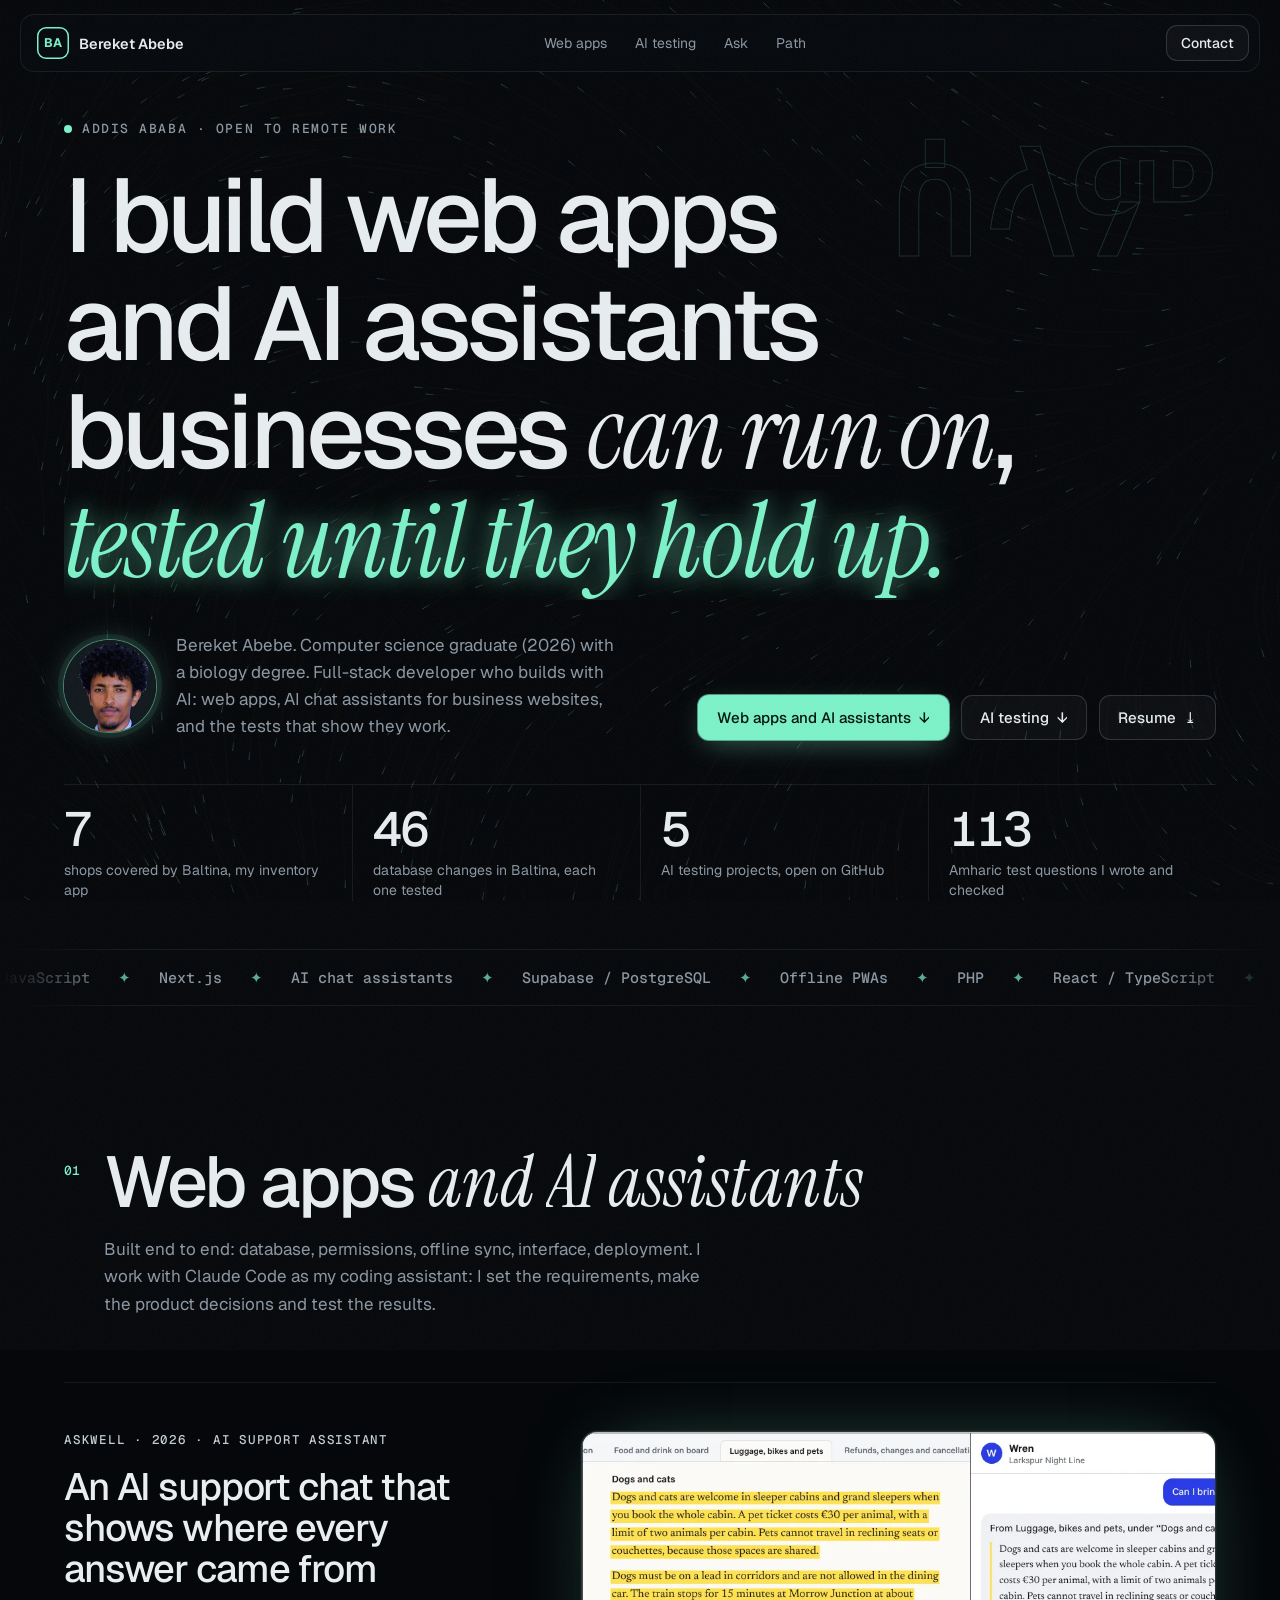
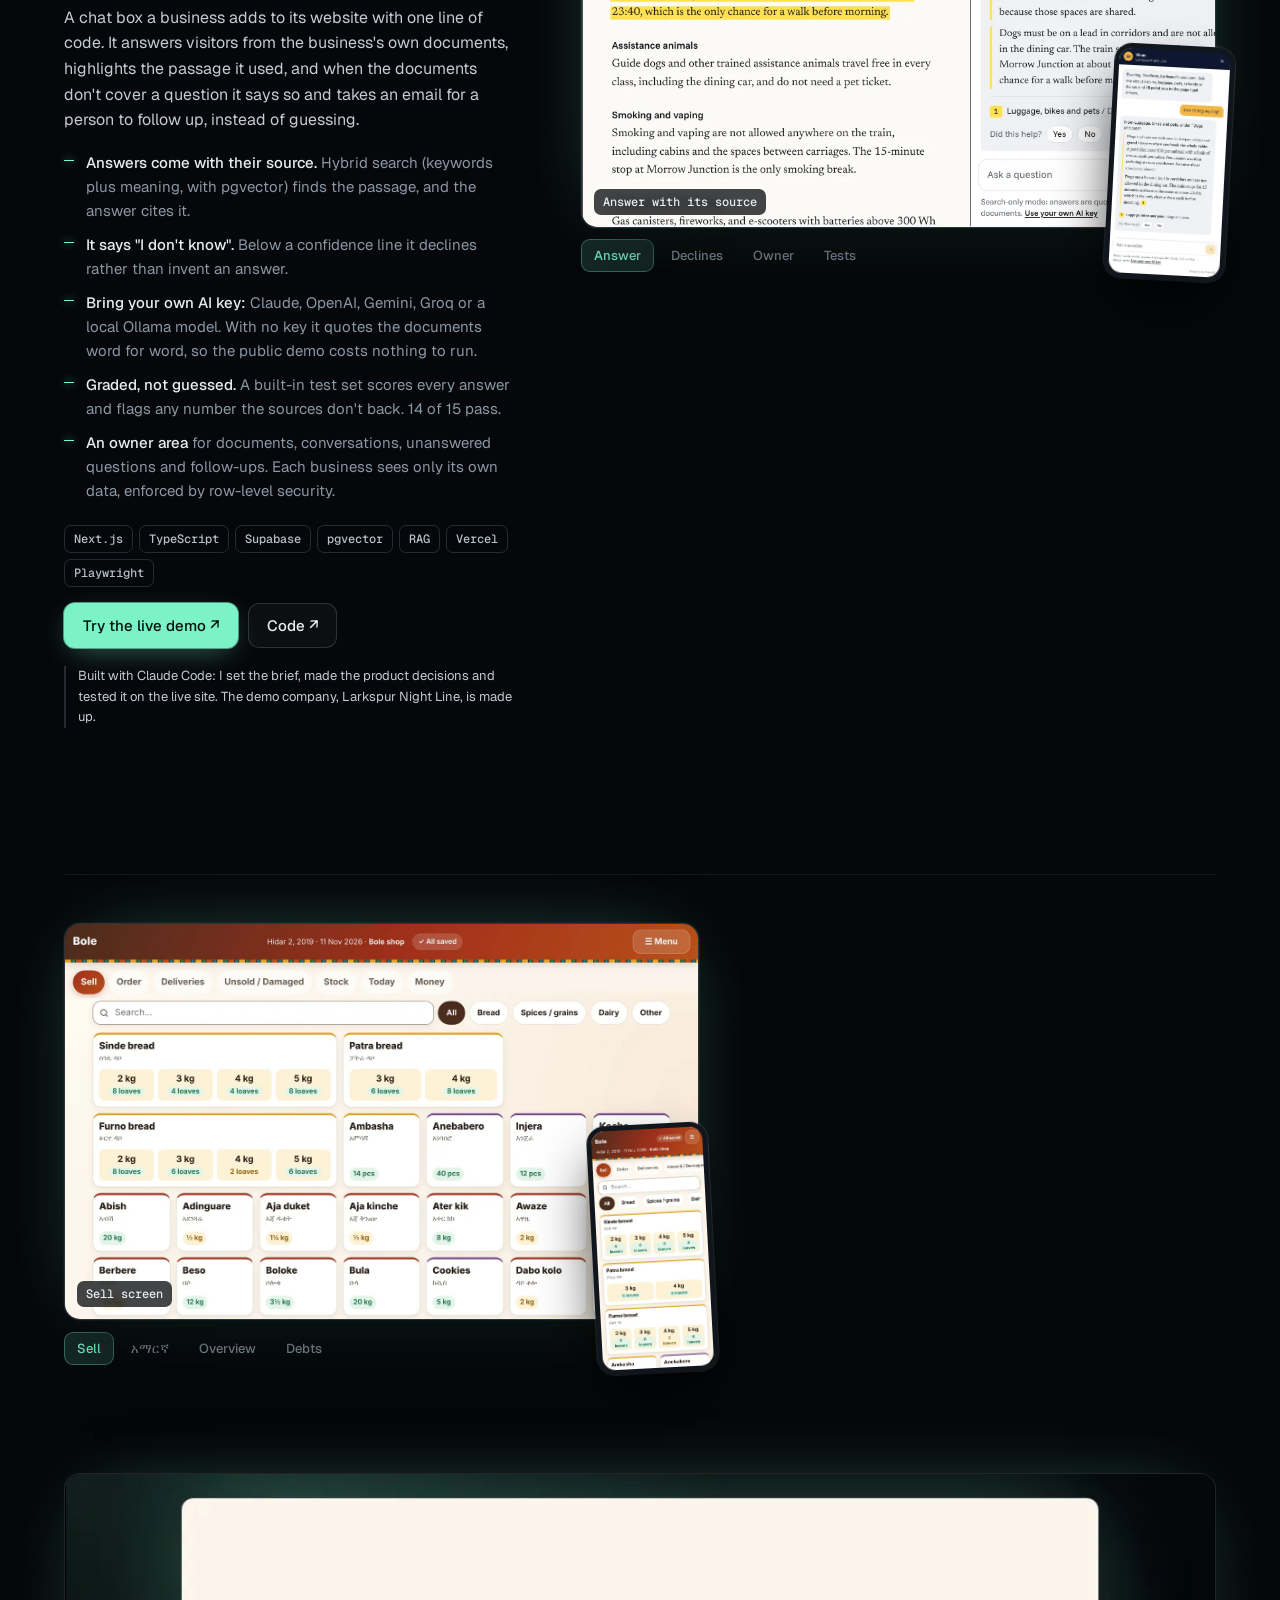
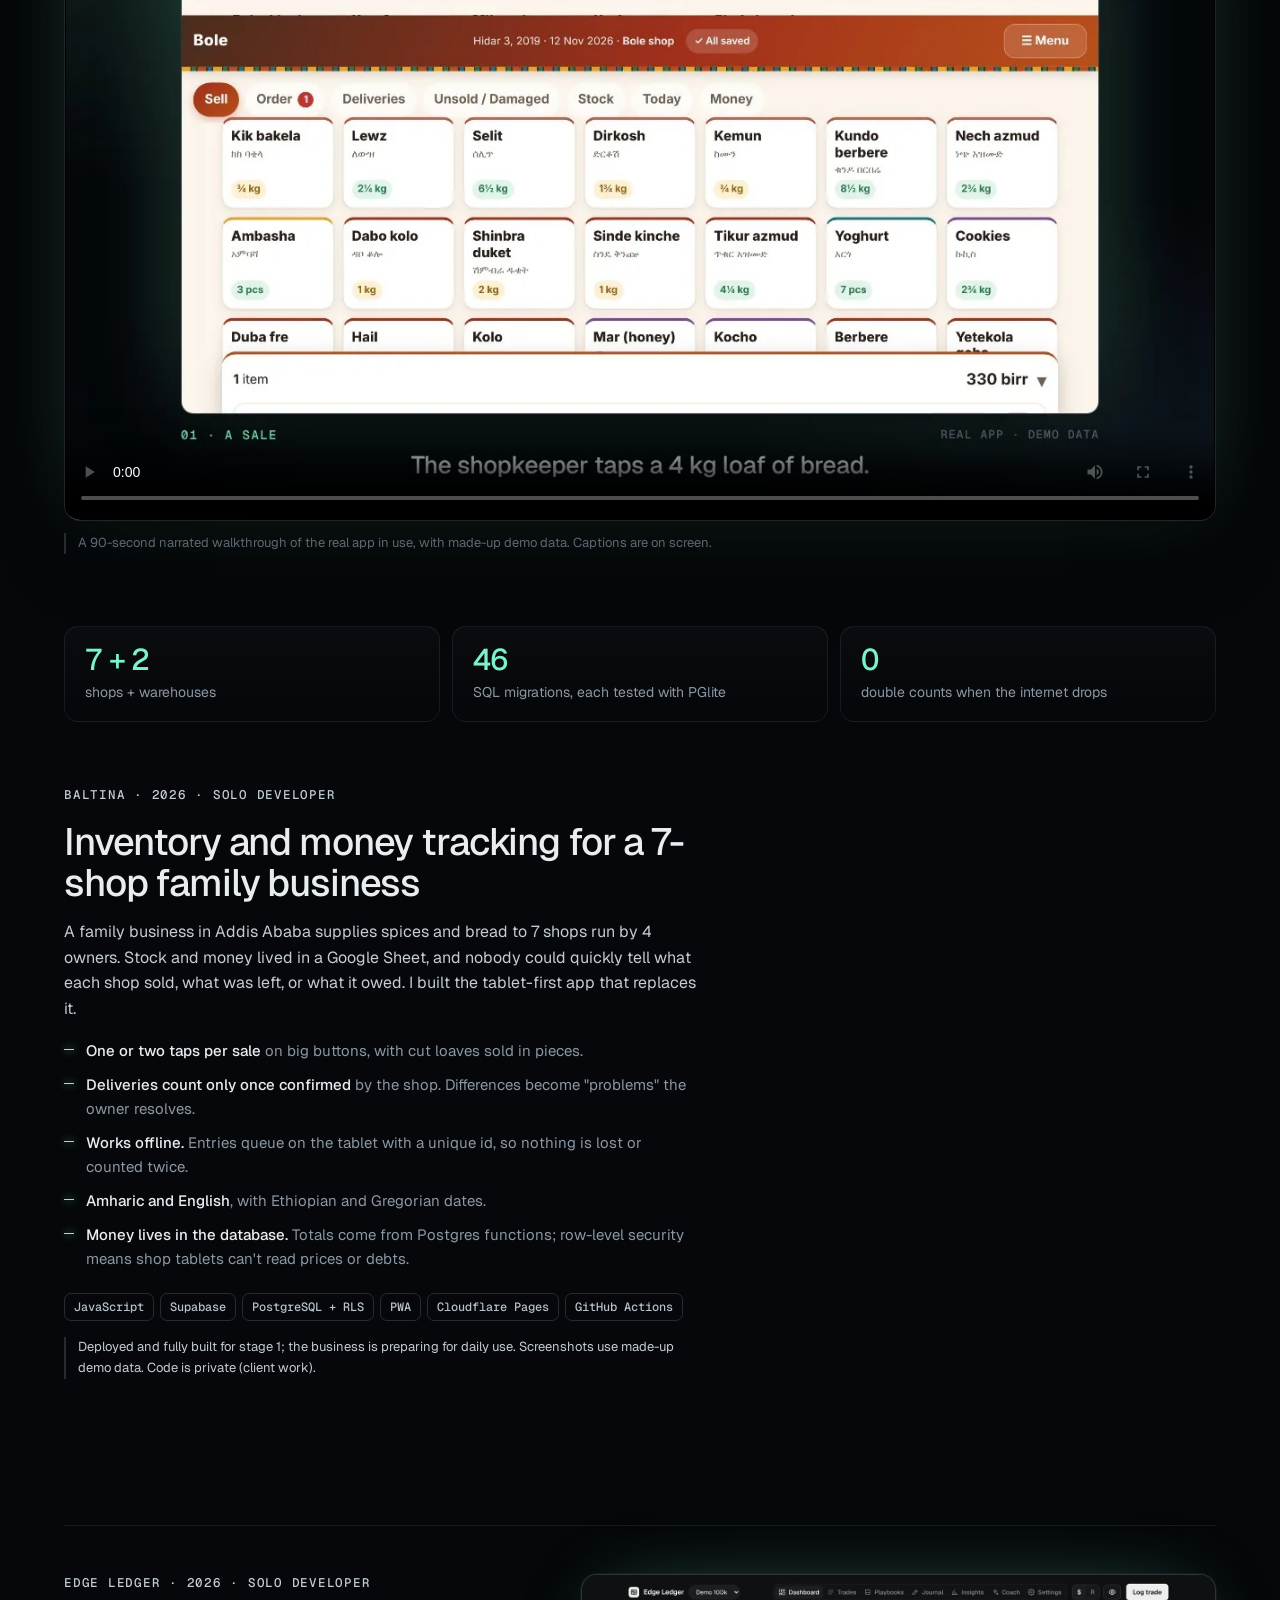
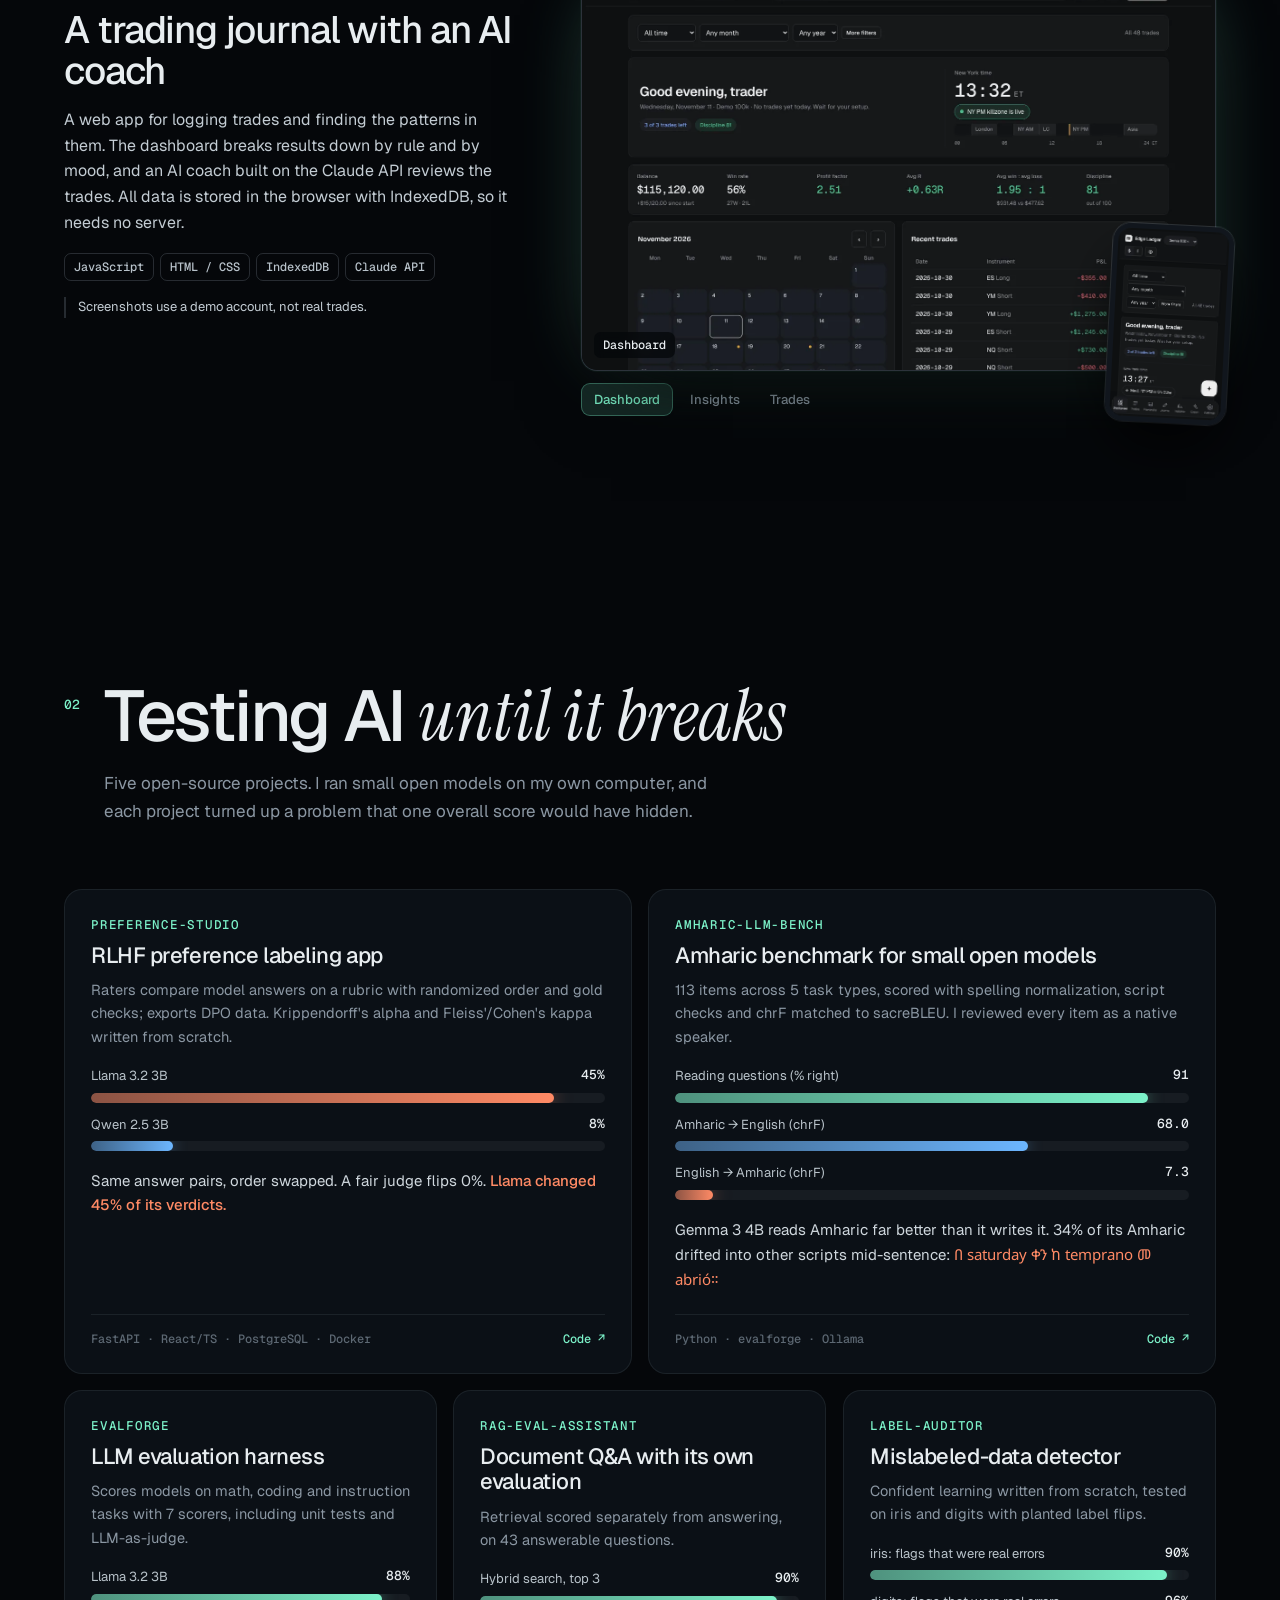
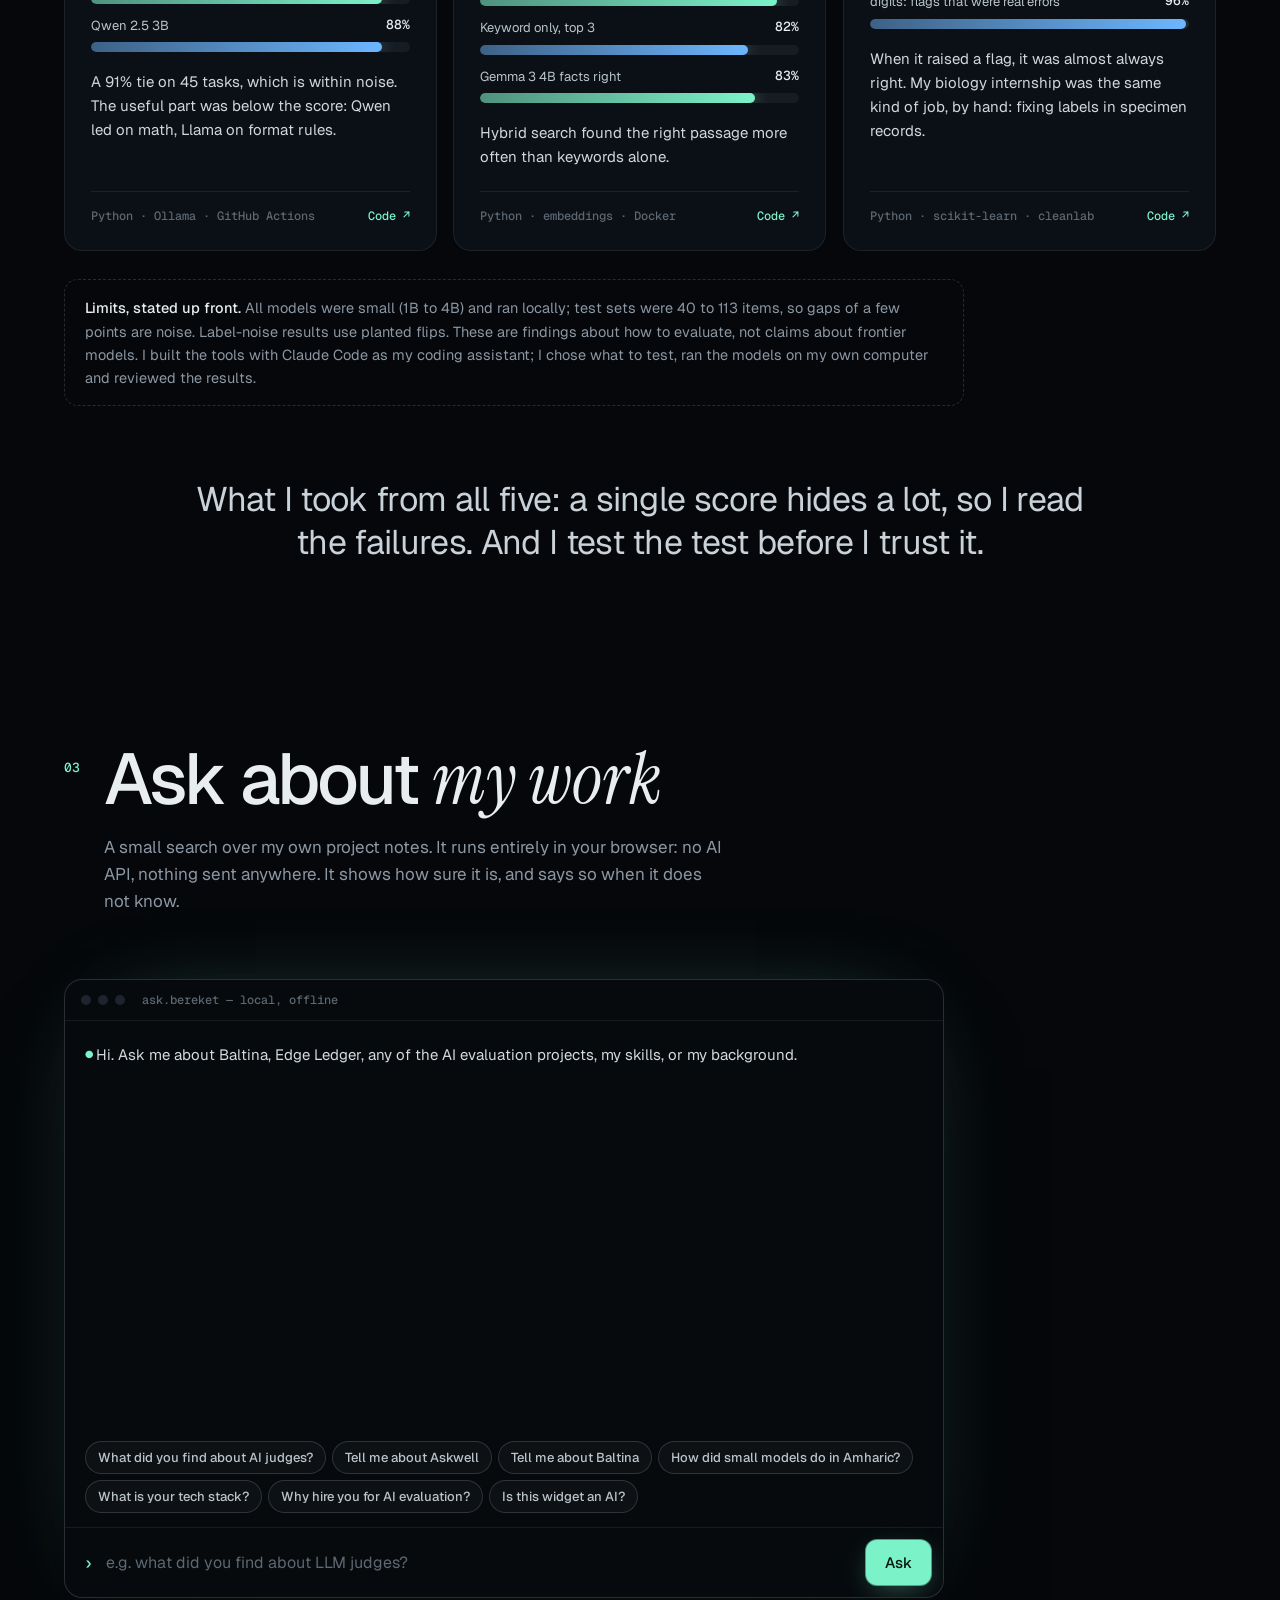
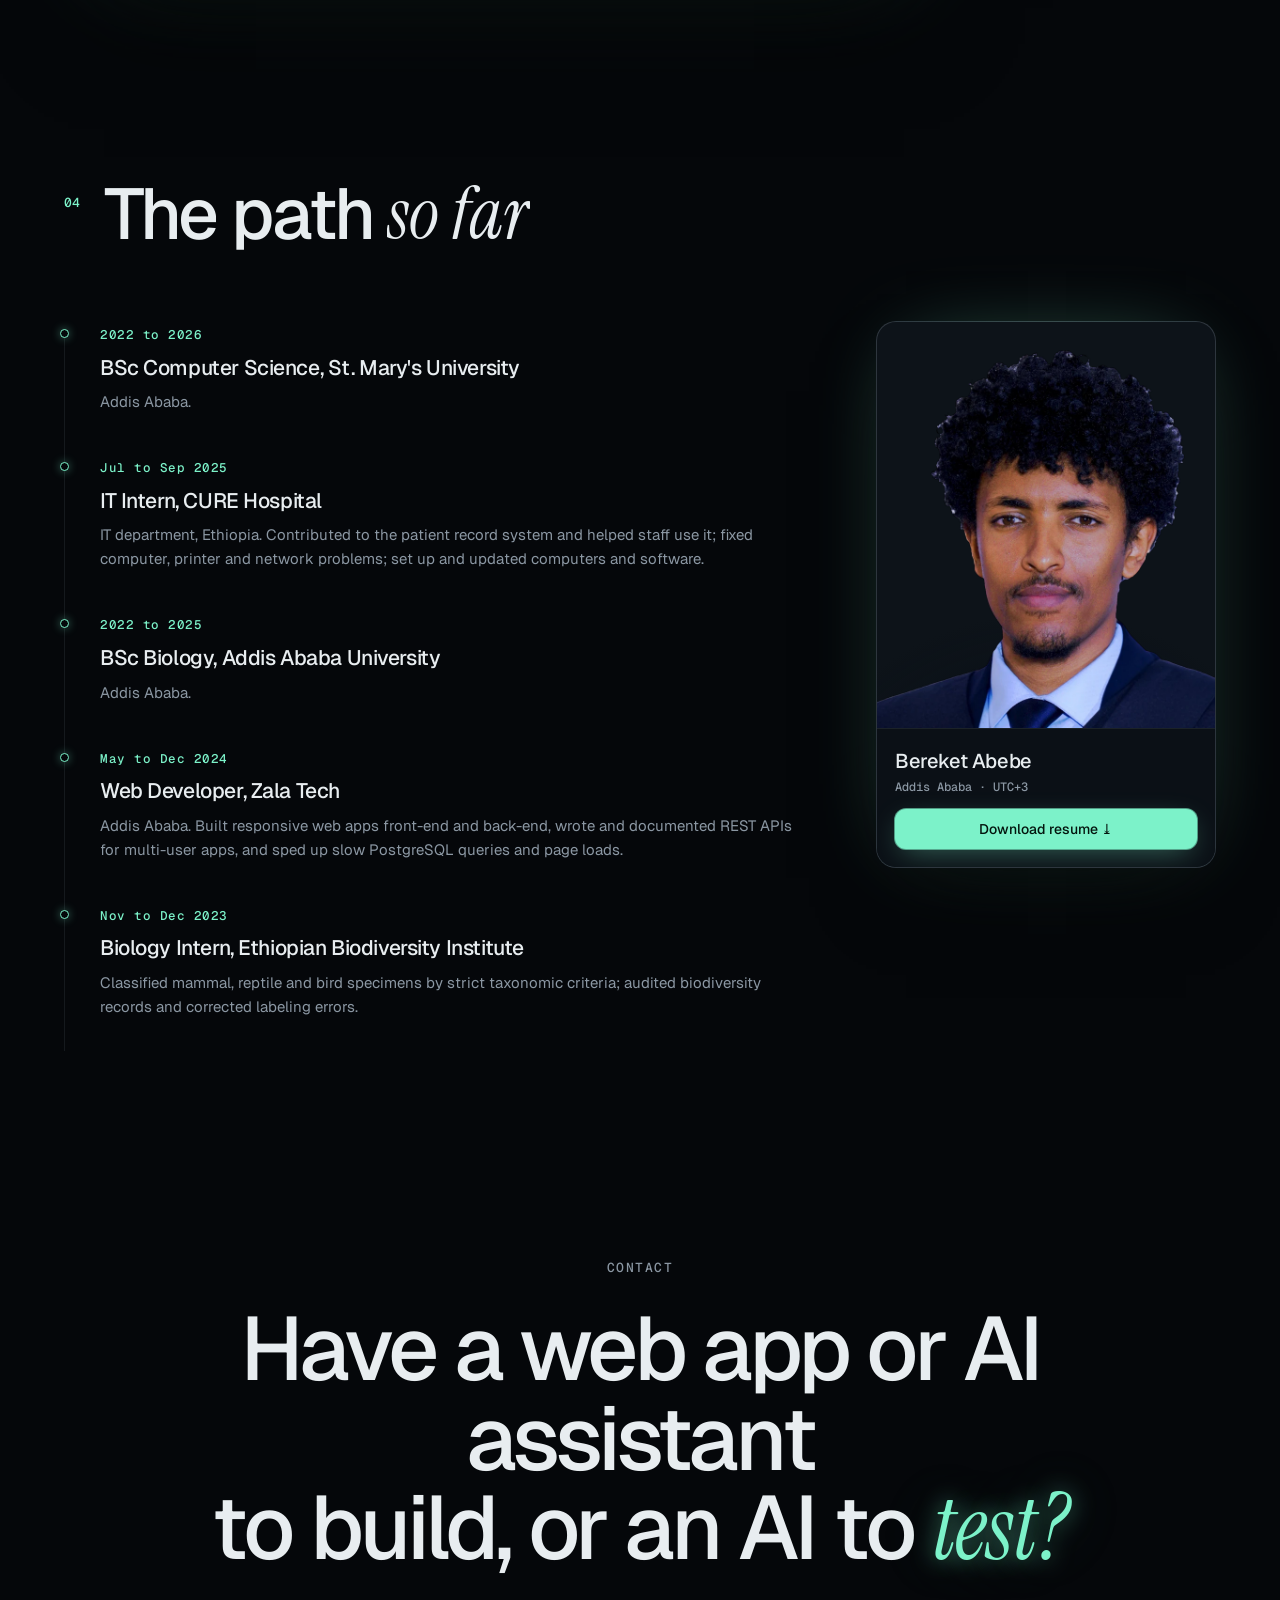
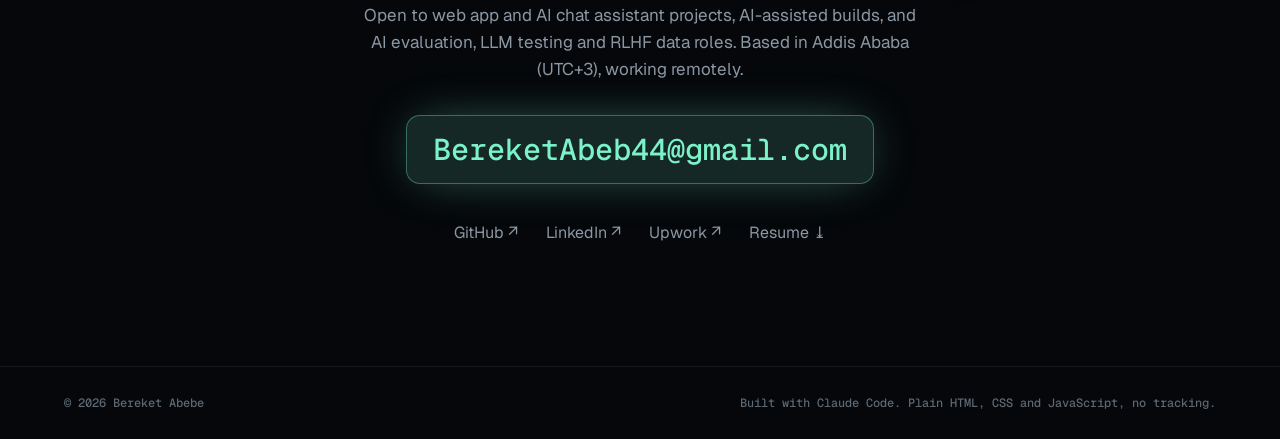
<file: index.html>
<!doctype html>
<html lang="en">
<head>
<meta charset="utf-8">
<meta name="viewport" content="width=device-width, initial-scale=1">
<title>Bereket Abebe · Web apps, AI assistants & AI testing</title>
<meta name="description" content="Bereket Abebe builds web apps and AI assistants for businesses, and tests AI models to find where they fail. Projects, results and contact.">
<meta name="theme-color" content="#05070a">
<meta property="og:title" content="Bereket Abebe · Web apps, AI assistants & AI testing">
<meta property="og:image" content="https://beki-hck.github.io/og.png">
<meta name="twitter:card" content="summary_large_image">
<meta property="og:description" content="Web apps and AI assistants that businesses run on, tested until they hold up.">
<link rel="icon" href="data:image/svg+xml,%3Csvg xmlns='http://www.w3.org/2000/svg' viewBox='0 0 64 64'%3E%3Crect width='64' height='64' rx='14' fill='%2305070a'/%3E%3Crect x='3' y='3' width='58' height='58' rx='12' fill='none' stroke='%237cf2c9' stroke-width='3'/%3E%3Ctext x='32' y='42' text-anchor='middle' font-family='Arial,Helvetica,sans-serif' font-weight='700' font-size='27' letter-spacing='-1' fill='%237cf2c9'%3EBA%3C/text%3E%3C/svg%3E">
<link rel="preconnect" href="https://fonts.googleapis.com">
<link rel="preconnect" href="https://fonts.gstatic.com" crossorigin>
<link href="https://fonts.googleapis.com/css2?family=Geist:wght@300..700&family=Geist+Mono:wght@400;500&family=Instrument+Serif:ital@0;1&family=Noto+Sans+Ethiopic:wght@400;600&display=swap" rel="stylesheet">
<link rel="stylesheet" href="styles.css?v=11">
</head>
<body>
<canvas id="ink" aria-hidden="true"></canvas>
<div class="grain" aria-hidden="true"></div>
<div class="cursor-glow" aria-hidden="true"></div>
<div class="cur-ring" aria-hidden="true"></div><div class="cur-dot" aria-hidden="true"></div>

<div class="progress" aria-hidden="true"><i id="prog"></i></div>
<header class="nav" id="nav">
  <a class="brand" href="#top" aria-label="Back to top"><span class="brand-mark">BA</span><span class="brand-name">Bereket Abebe</span></a>
  <nav class="nav-links" aria-label="Sections">
    <a href="#web">Web apps</a>
    <a href="#ai">AI testing</a>
    <a href="#ask">Ask</a>
    <a href="#path">Path</a>
  </nav>
  <a class="btn btn-ghost nav-cta" href="#contact">Contact</a>
</header>

<main id="top">
  <!-- HERO -->
  <section class="hero">
    <p class="eyebrow reveal"><span class="pulse"></span> Addis Ababa · open to remote work</p>
    <h1 class="hero-title">
      <span class="line"><span class="word">I build web apps</span></span>
      <span class="line"><span class="word">and AI assistants</span></span>
      <span class="line"><span class="word">businesses <em>can run on</em>,</span></span>
      <span class="line"><span class="word"><em class="ink">tested until they hold up.</em></span></span>
    </h1>
    <div class="hero-foot reveal">
      <div class="who"><img class="avatar" src="img/bereket-sm.webp" alt="Bereket Abebe" width="288" height="288"><p class="hero-sub">Bereket Abebe. Computer science graduate (2026) with a biology degree. Full-stack developer who builds with AI: web apps, AI chat assistants for business websites, and the tests that show they work.</p></div>
      <div class="hero-actions">
        <a class="btn btn-ink magnetic" href="#web">Web apps and AI assistants <span aria-hidden="true">↓</span></a>
        <a class="btn btn-ghost magnetic" href="#ai">AI testing <span aria-hidden="true">↓</span></a>
        <a class="btn btn-ghost magnetic" href="Bereket_Abebe_Resume.pdf" download>Resume <span aria-hidden="true">⤓</span></a>
      </div>
    </div>
    <dl class="stats reveal">
      <div><dt><span class="count" data-to="7">0</span></dt><dd>shops covered by Baltina, my inventory app</dd></div>
      <div><dt><span class="count" data-to="46">0</span></dt><dd>database changes in Baltina, each one tested</dd></div>
      <div><dt><span class="count" data-to="5">0</span></dt><dd>AI testing projects, open on GitHub</dd></div>
      <div><dt><span class="count" data-to="113">0</span></dt><dd>Amharic test questions I wrote and checked</dd></div>
    </dl>
    <div class="ge" aria-hidden="true">ሰላም</div>
  </section>

  <!-- MARQUEE -->
  <div class="marquee" aria-hidden="true">
    <div class="marquee-track">
      <span>JavaScript</span><i>✦</i><span>Next.js</span><i>✦</i><span>AI chat assistants</span><i>✦</i><span>Supabase / PostgreSQL</span><i>✦</i><span>Offline PWAs</span><i>✦</i><span>PHP</span><i>✦</i><span>React / TypeScript</span><i>✦</i><span>FastAPI</span><i>✦</i><span>Python</span><i>✦</i><span>LLM-as-judge</span><i>✦</i><span>RAG</span><i>✦</i><span>RLHF data</span><i>✦</i><span>chrF</span><i>✦</i><span>Ollama</span><i>✦</i><span>Docker</span><i>✦</i><span>GitHub Actions</span><i>✦</i>
      <span>JavaScript</span><i>✦</i><span>Next.js</span><i>✦</i><span>AI chat assistants</span><i>✦</i><span>Supabase / PostgreSQL</span><i>✦</i><span>Offline PWAs</span><i>✦</i><span>PHP</span><i>✦</i><span>React / TypeScript</span><i>✦</i><span>FastAPI</span><i>✦</i><span>Python</span><i>✦</i><span>LLM-as-judge</span><i>✦</i><span>RAG</span><i>✦</i><span>RLHF data</span><i>✦</i><span>chrF</span><i>✦</i><span>Ollama</span><i>✦</i><span>Docker</span><i>✦</i><span>GitHub Actions</span><i>✦</i>
    </div>
  </div>

  <!-- WEB -->
  <section class="section" id="web">
    <header class="section-head reveal">
      <span class="idx">01</span>
      <h2>Web apps <em>and AI assistants</em></h2>
      <p>Built end to end: database, permissions, offline sync, interface, deployment. I work with Claude Code as my coding assistant: I set the requirements, make the product decisions and test the results.</p>
    </header>

    <article class="case reveal">
      <div class="case-copy">
        <p class="kicker">Askwell · 2026 · AI support assistant</p>
        <h3>An AI support chat that shows where every answer came from</h3>
        <p>A chat box a business adds to its website with one line of code. It answers visitors from the business's own documents, highlights the passage it used, and when the documents don't cover a question it says so and takes an email for a person to follow up, instead of guessing.</p>
        <ul class="ticks">
          <li><b>Answers come with their source.</b> Hybrid search (keywords plus meaning, with pgvector) finds the passage, and the answer cites it.</li>
          <li><b>It says "I don't know".</b> Below a confidence line it declines rather than invent an answer.</li>
          <li><b>Bring your own AI key:</b> Claude, OpenAI, Gemini, Groq or a local Ollama model. With no key it quotes the documents word for word, so the public demo costs nothing to run.</li>
          <li><b>Graded, not guessed.</b> A built-in test set scores every answer and flags any number the sources don't back. 14 of 15 pass.</li>
          <li><b>An owner area</b> for documents, conversations, unanswered questions and follow-ups. Each business sees only its own data, enforced by row-level security.</li>
        </ul>
        <div class="chips"><span>Next.js</span><span>TypeScript</span><span>Supabase</span><span>pgvector</span><span>RAG</span><span>Vercel</span><span>Playwright</span></div>
        <p class="case-links"><a class="btn btn-ink magnetic" href="https://askwell-flax.vercel.app/" target="_blank" rel="noopener">Try the live demo ↗</a><a class="btn btn-ghost magnetic" href="https://github.com/Beki-hck/askwell" target="_blank" rel="noopener">Code ↗</a></p>
        <p class="note">Built with Claude Code: I set the brief, made the product decisions and tested it on the live site. The demo company, Larkspur Night Line, is made up.</p>
      </div>
      <div class="case-media">
        <div class="shots" data-shots>
          <figure class="shot is-on"><img src="img/askwell-desk.webp" alt="Askwell answering a question, with the source passage highlighted in the document beside it" loading="lazy" width="1056" height="596"><figcaption>Answer with its source</figcaption></figure>
          <figure class="shot"><img src="img/askwell-decline.webp" alt="The chat box on the demo site declining a question the documents do not cover and offering a follow-up by email" loading="lazy" width="1000" height="625"><figcaption>Declines instead of guessing</figcaption></figure>
          <figure class="shot"><img src="img/askwell-overview.webp" alt="Owner overview with questions asked, answer rate, ratings and unanswered questions" loading="lazy" width="1000" height="625"><figcaption>Owner overview</figcaption></figure>
          <figure class="shot"><img src="img/askwell-quality.webp" alt="Answer quality page with 14 of 15 test questions passed" loading="lazy" width="1000" height="625"><figcaption>Answer quality tests</figcaption></figure>
        </div>
        <div class="shot-tabs" role="tablist" aria-label="Askwell screenshots">
          <button role="tab" aria-selected="true">Answer</button><button role="tab" aria-selected="false">Declines</button><button role="tab" aria-selected="false">Owner</button><button role="tab" aria-selected="false">Tests</button>
        </div>
        <img class="phone" src="img/askwell-phone.webp" alt="Askwell chat on a phone" loading="lazy" width="420" height="855">
      </div>
    </article>

    <article class="case case-flip reveal">
      <div class="case-copy">
        <p class="kicker">Baltina · 2026 · solo developer</p>
        <h3>Inventory and money tracking for a 7-shop family business</h3>
        <p>A family business in Addis Ababa supplies spices and bread to 7 shops run by 4 owners. Stock and money lived in a Google Sheet, and nobody could quickly tell what each shop sold, what was left, or what it owed. I built the tablet-first app that replaces it.</p>
        <ul class="ticks">
          <li><b>One or two taps per sale</b> on big buttons, with cut loaves sold in pieces.</li>
          <li><b>Deliveries count only once confirmed</b> by the shop. Differences become "problems" the owner resolves.</li>
          <li><b>Works offline.</b> Entries queue on the tablet with a unique id, so nothing is lost or counted twice.</li>
          <li><b>Amharic and English</b>, with Ethiopian and Gregorian dates.</li>
          <li><b>Money lives in the database.</b> Totals come from Postgres functions; row-level security means shop tablets can't read prices or debts.</li>
        </ul>
        <div class="chips"><span>JavaScript</span><span>Supabase</span><span>PostgreSQL + RLS</span><span>PWA</span><span>Cloudflare Pages</span><span>GitHub Actions</span></div>
        <p class="note">Deployed and fully built for stage 1; the business is preparing for daily use. Screenshots use made-up demo data. Code is private (client work).</p>
      </div>
      <div class="case-media">
        <div class="shots" data-shots>
          <figure class="shot is-on"><img src="img/baltina-sell.webp" alt="Baltina sell screen with product tiles for bread and spices" loading="lazy" width="1400" height="875"><figcaption>Sell screen</figcaption></figure>
          <figure class="shot"><img src="img/baltina-sell-am.webp" alt="The same sell screen in Amharic" loading="lazy" width="1000" height="625"><figcaption>Same screen in Amharic</figcaption></figure>
          <figure class="shot"><img src="img/baltina-overview.webp" alt="Owner overview with sales, profit, money owed and waste per week" loading="lazy" width="1000" height="703"><figcaption>Owner overview</figcaption></figure>
          <figure class="shot"><img src="img/baltina-money.webp" alt="Money owed between shops and owners" loading="lazy" width="1000" height="625"><figcaption>Money owed</figcaption></figure>
        </div>
        <div class="shot-tabs" role="tablist" aria-label="Baltina screenshots">
          <button role="tab" aria-selected="true">Sell</button><button role="tab" aria-selected="false">አማርኛ</button><button role="tab" aria-selected="false">Overview</button><button role="tab" aria-selected="false">Debts</button>
        </div>
        <img class="phone" src="img/baltina-phone.webp" alt="Baltina on a phone" loading="lazy" width="420" height="908">
      </div>
      <div class="demo">
        <video id="baltinaVideo" controls preload="metadata" playsinline poster="img/baltina-video-poster.webp" src="video/baltina-walkthrough.mp4"></video>
        <p class="note">A 90-second narrated walkthrough of the real app in use, with made-up demo data. Captions are on screen.</p>
      </div>
      <dl class="mini-stats">
        <div><dt><span class="count" data-to="7">0</span> + <span class="count" data-to="2">0</span></dt><dd>shops + warehouses</dd></div>
        <div><dt><span class="count" data-to="46">0</span></dt><dd>SQL migrations, each tested with PGlite</dd></div>
        <div><dt>0</dt><dd>double counts when the internet drops</dd></div>
      </dl>
    </article>

    <article class="case reveal">
      <div class="case-copy">
        <p class="kicker">Edge Ledger · 2026 · solo developer</p>
        <h3>A trading journal with an AI coach</h3>
        <p>A web app for logging trades and finding the patterns in them. The dashboard breaks results down by rule and by mood, and an AI coach built on the Claude API reviews the trades. All data is stored in the browser with IndexedDB, so it needs no server.</p>
        <div class="chips"><span>JavaScript</span><span>HTML / CSS</span><span>IndexedDB</span><span>Claude API</span></div>
        <p class="note">Screenshots use a demo account, not real trades.</p>
      </div>
      <div class="case-media">
        <div class="shots" data-shots>
          <figure class="shot is-on"><img src="img/edge-dash.webp" alt="Edge Ledger dashboard with calendar and recent trades" loading="lazy" width="1400" height="1231"><figcaption>Dashboard</figcaption></figure>
          <figure class="shot"><img src="img/edge-insights.webp" alt="Edge Ledger insights with discipline score chart" loading="lazy" width="1000" height="619"><figcaption>Insights</figcaption></figure>
          <figure class="shot"><img src="img/edge-trades.webp" alt="Edge Ledger trade log table" loading="lazy" width="1000" height="619"><figcaption>Trade log</figcaption></figure>
        </div>
        <div class="shot-tabs" role="tablist" aria-label="Edge Ledger screenshots">
          <button role="tab" aria-selected="true">Dashboard</button><button role="tab" aria-selected="false">Insights</button><button role="tab" aria-selected="false">Trades</button>
        </div>
        <img class="phone" src="img/edge-mobile.webp" alt="Edge Ledger on a phone" loading="lazy" width="420" height="715">
      </div>
    </article>
  </section>

  <!-- AI -->
  <section class="section" id="ai">
    <header class="section-head reveal">
      <span class="idx">02</span>
      <h2>Testing AI <em>until it breaks</em></h2>
      <p>Five open-source projects. I ran small open models on my own computer, and each project turned up a problem that one overall score would have hidden.</p>
    </header>

    <div class="evals">
      <article class="eval reveal" data-tilt>
        <header><p class="kicker">evalforge</p><h3>LLM evaluation harness</h3></header>
        <p>Scores models on math, coding and instruction tasks with 7 scorers, including unit tests and LLM-as-judge.</p>
        <div class="chart" data-chart="bars" data-max="100" data-unit="%"
             data-rows='[["Llama 3.2 3B",91],["Qwen 2.5 3B",91]]'></div>
        <p class="finding">A 91% tie on 45 tasks, which is within noise. The useful part was below the score: Qwen led on math, Llama on format rules.</p>
        <footer><span>Python · Ollama · GitHub Actions</span><a href="https://github.com/Beki-hck/evalforge" target="_blank" rel="noopener">Code ↗</a></footer>
      </article>

      <article class="eval eval-wide reveal" data-tilt>
        <header><p class="kicker">preference-studio</p><h3>RLHF preference labeling app</h3></header>
        <p>Raters compare model answers on a rubric with randomized order and gold checks; exports DPO data. Krippendorff's alpha and Fleiss'/Cohen's kappa written from scratch.</p>
        <div class="chart" data-chart="bars" data-max="50" data-unit="%" data-hot="0"
             data-rows='[["Llama 3.2 3B",45],["Qwen 2.5 3B",8]]'></div>
        <p class="finding">Same answer pairs, order swapped. A fair judge flips 0%. <b>Llama changed 45% of its verdicts.</b></p>
        <footer><span>FastAPI · React/TS · PostgreSQL · Docker</span><a href="https://github.com/Beki-hck/preference-studio" target="_blank" rel="noopener">Code ↗</a></footer>
      </article>

      <article class="eval eval-wide reveal" data-tilt>
        <header><p class="kicker">amharic-llm-bench</p><h3>Amharic benchmark for small open models</h3></header>
        <p>113 items across 5 task types, scored with spelling normalization, script checks and chrF matched to sacreBLEU. I reviewed every item as a native speaker.</p>
        <div class="chart" data-chart="bars" data-max="100" data-hot="2"
             data-rows='[["Reading questions (% right)",92],["Amharic → English (chrF)",68.7],["English → Amharic (chrF)",7.4]]'></div>
        <p class="finding">Gemma 3 4B reads Amharic far better than it writes it. 34% of its Amharic drifted into other scripts mid-sentence: <span class="am">በ saturday ቀን ከ temprano መ abrió።</span></p>
        <footer><span>Python · evalforge · Ollama</span><a href="https://github.com/Beki-hck/amharic-llm-bench" target="_blank" rel="noopener">Code ↗</a></footer>
      </article>

      <article class="eval reveal" data-tilt>
        <header><p class="kicker">rag-eval-assistant</p><h3>Document Q&A with its own evaluation</h3></header>
        <p>Retrieval scored separately from answering, on 43 answerable questions.</p>
        <div class="chart" data-chart="bars" data-max="100" data-unit="%"
             data-rows='[["Hybrid search, top 3",93],["Keyword only, top 3",84],["Gemma 3 4B facts right",86]]'></div>
        <p class="finding">Hybrid search found the right passage more often than keywords alone.</p>
        <footer><span>Python · embeddings · Docker</span><a href="https://github.com/Beki-hck/rag-eval-assistant" target="_blank" rel="noopener">Code ↗</a></footer>
      </article>

      <article class="eval reveal" data-tilt>
        <header><p class="kicker">label-auditor</p><h3>Mislabeled-data detector</h3></header>
        <p>Confident learning written from scratch, tested on iris and digits with planted label flips.</p>
        <div class="chart" data-chart="bars" data-max="100" data-unit="%"
             data-rows='[["iris: flags that were real errors",93],["digits: flags that were real errors",99]]'></div>
        <p class="finding">When it raised a flag, it was almost always right. My biology internship was the same kind of job, by hand: fixing labels in specimen records.</p>
        <footer><span>Python · scikit-learn · cleanlab</span><a href="https://github.com/Beki-hck/label-auditor" target="_blank" rel="noopener">Code ↗</a></footer>
      </article>
    </div>
    <p class="limits reveal"><b>Limits, stated up front.</b> All models were small (1B to 4B) and ran locally; test sets were 40 to 113 items, so gaps of a few points are noise. Label-noise results use planted flips. These are findings about how to evaluate, not claims about frontier models. I built the tools with Claude Code as my coding assistant; I chose what to test, ran the models on my own computer and reviewed the results.</p>
    <p class="lesson reveal">What I took from all five: a single score hides a lot, so I read the failures. And I test the test before I trust it.</p>
  </section>

  <!-- ASK -->
  <section class="section" id="ask">
    <header class="section-head reveal">
      <span class="idx">03</span>
      <h2>Ask about <em>my work</em></h2>
      <p>A small search over my own project notes. It runs entirely in your browser: no AI API, nothing sent anywhere. It shows how sure it is, and says so when it does not know.</p>
    </header>
    <div class="term reveal">
      <div class="term-bar"><i></i><i></i><i></i><span>ask.bereket — local, offline</span></div>
      <div class="term-log" id="askLog" aria-live="polite">
        <div class="msg bot"><p>Hi. Ask me about Baltina, Edge Ledger, any of the AI evaluation projects, my skills, or my background.</p></div>
      </div>
      <div class="term-chips" id="askChips"></div>
      <form class="term-input" id="askForm" autocomplete="off">
        <span class="prompt" aria-hidden="true">›</span>
        <label class="sr" for="askQ">Your question</label>
        <input id="askQ" placeholder="e.g. what did you find about LLM judges?" maxlength="200">
        <button class="btn btn-ink" type="submit">Ask</button>
      </form>
    </div>
  </section>

  <!-- PATH -->
  <section class="section" id="path">
    <header class="section-head reveal">
      <span class="idx">04</span>
      <h2>The path <em>so far</em></h2>
    </header>
    <div class="path-grid">
    <ol class="timeline">
      <li class="reveal"><time>2022 to 2026</time><h3>BSc Computer Science, St. Mary's University</h3><p>Addis Ababa.</p></li>
      <li class="reveal"><time>Jul to Sep 2025</time><h3>IT Intern, CURE Hospital</h3><p>IT department, Ethiopia. Contributed to the patient record system and helped staff use it; fixed computer, printer and network problems; set up and updated computers and software.</p></li>
      <li class="reveal"><time>2022 to 2025</time><h3>BSc Biology, Addis Ababa University</h3><p>Addis Ababa.</p></li>
      <li class="reveal"><time>May to Dec 2024</time><h3>Web Developer, Zala Tech</h3><p>Addis Ababa. Built responsive web apps front-end and back-end, wrote and documented REST APIs for multi-user apps, and sped up slow PostgreSQL queries and page loads.</p></li>
      <li class="reveal"><time>Nov to Dec 2023</time><h3>Biology Intern, Ethiopian Biodiversity Institute</h3><p>Classified mammal, reptile and bird specimens by strict taxonomic criteria; audited biodiversity records and corrected labeling errors.</p></li>
    </ol>
    <figure class="portrait reveal">
      <img src="img/bereket-cut.webp" alt="Portrait of Bereket Abebe" loading="lazy" width="720" height="864">
      <figcaption><b>Bereket Abebe</b><span>Addis Ababa · UTC+3</span><a class="btn btn-ink" href="Bereket_Abebe_Resume.pdf" download>Download resume ⤓</a></figcaption>
    </figure>
    </div>
  </section>

  <!-- CONTACT -->
  <section class="contact" id="contact">
    <p class="eyebrow reveal">Contact</p>
    <h2 class="reveal">Have a web app or AI assistant <br>to build, or an AI to <em class="ink">test?</em></h2>
    <p class="want reveal">Open to web app and AI chat assistant projects, AI-assisted builds, and AI evaluation, LLM testing and RLHF data roles. Based in Addis Ababa (UTC+3), working remotely.</p>
    <a class="mail reveal magnetic" href="mailto:BereketAbeb44@gmail.com">BereketAbeb44@gmail.com</a>
    <div class="links reveal">
      <a href="https://github.com/Beki-hck" target="_blank" rel="noopener">GitHub ↗</a>
      <a href="https://www.linkedin.com/in/bereket-abebe-a76248169" target="_blank" rel="noopener">LinkedIn ↗</a>
      <a href="https://www.upwork.com/freelancers/~010bbc25fb030e2d61" target="_blank" rel="noopener">Upwork ↗</a>
      <a href="Bereket_Abebe_Resume.pdf" download>Resume ⤓</a>
    </div>
  </section>
</main>

<footer class="foot">
  <span>© 2026 Bereket Abebe</span>
  <span>Built with Claude Code. Plain HTML, CSS and JavaScript, no tracking.</span>
</footer>

<script src="ask-data.js?v=11"></script>
<script src="main.js?v=11"></script>
</body>
</html>
</file>
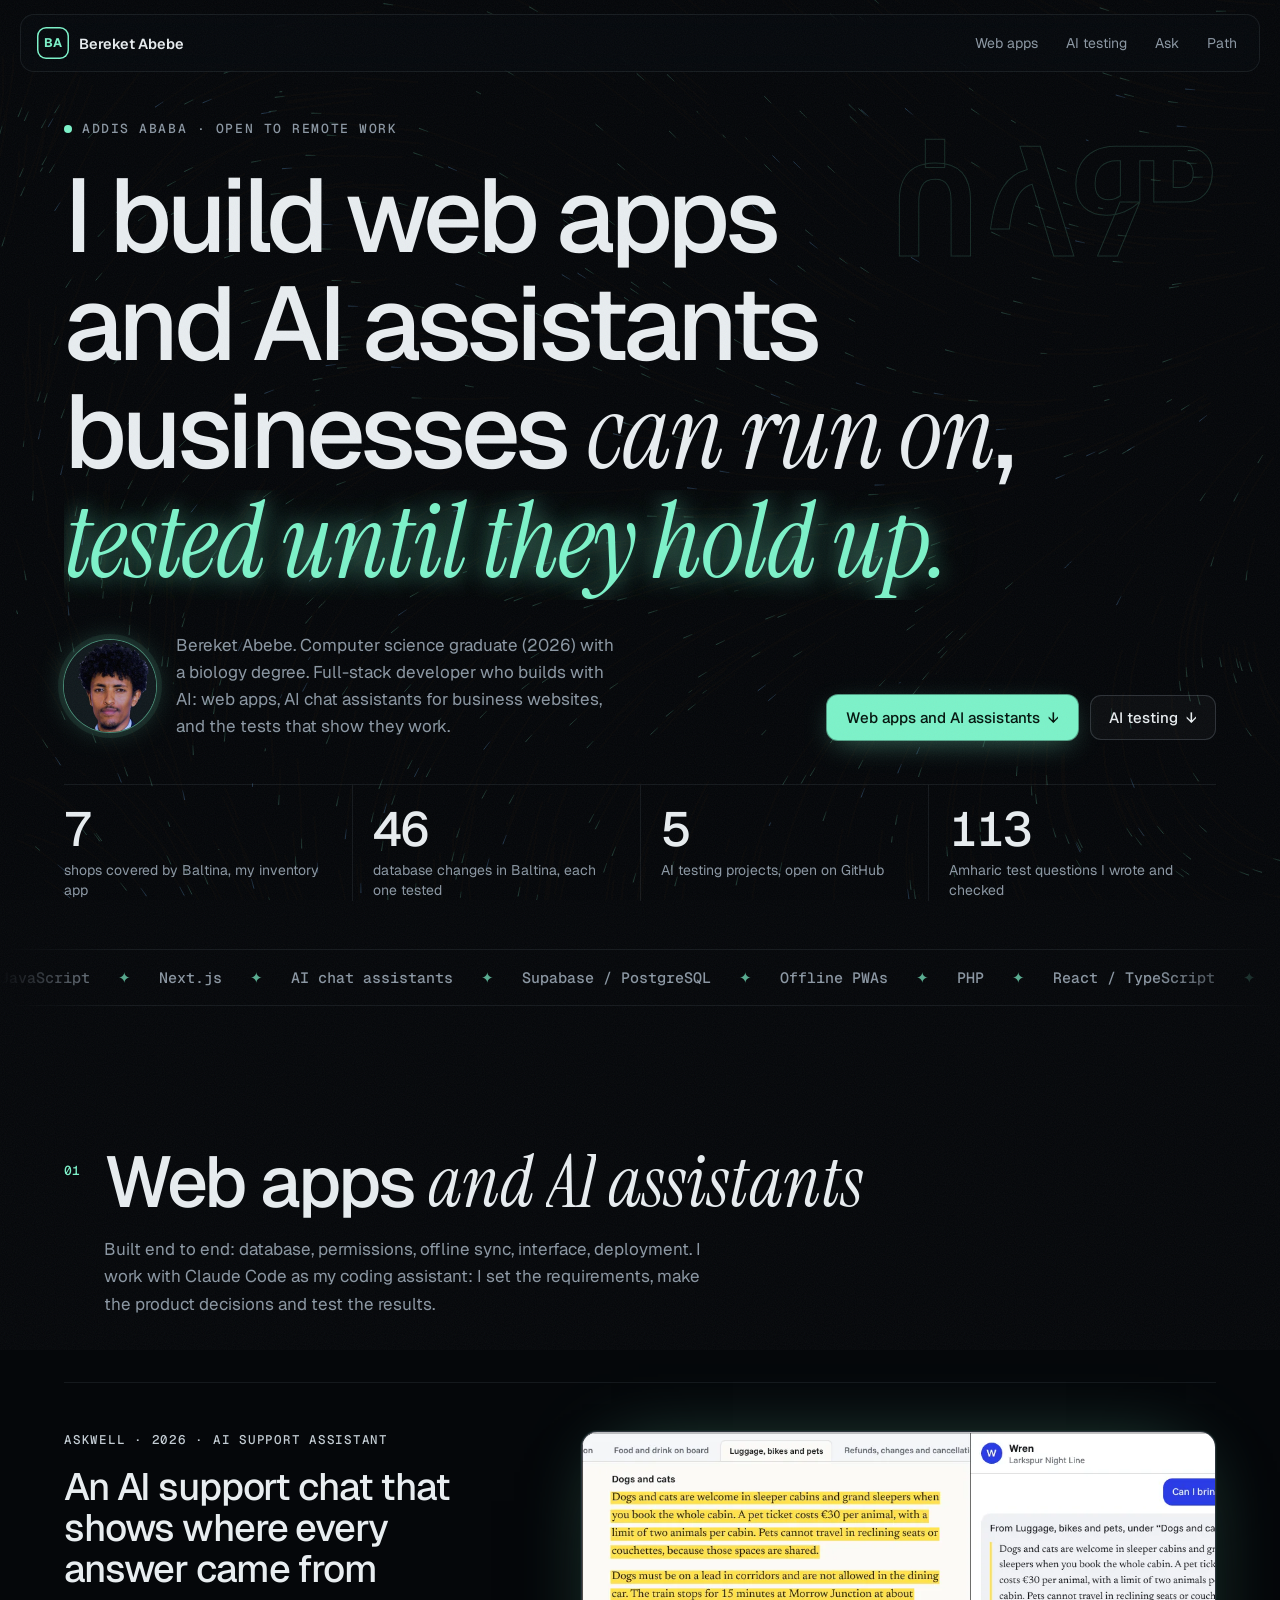
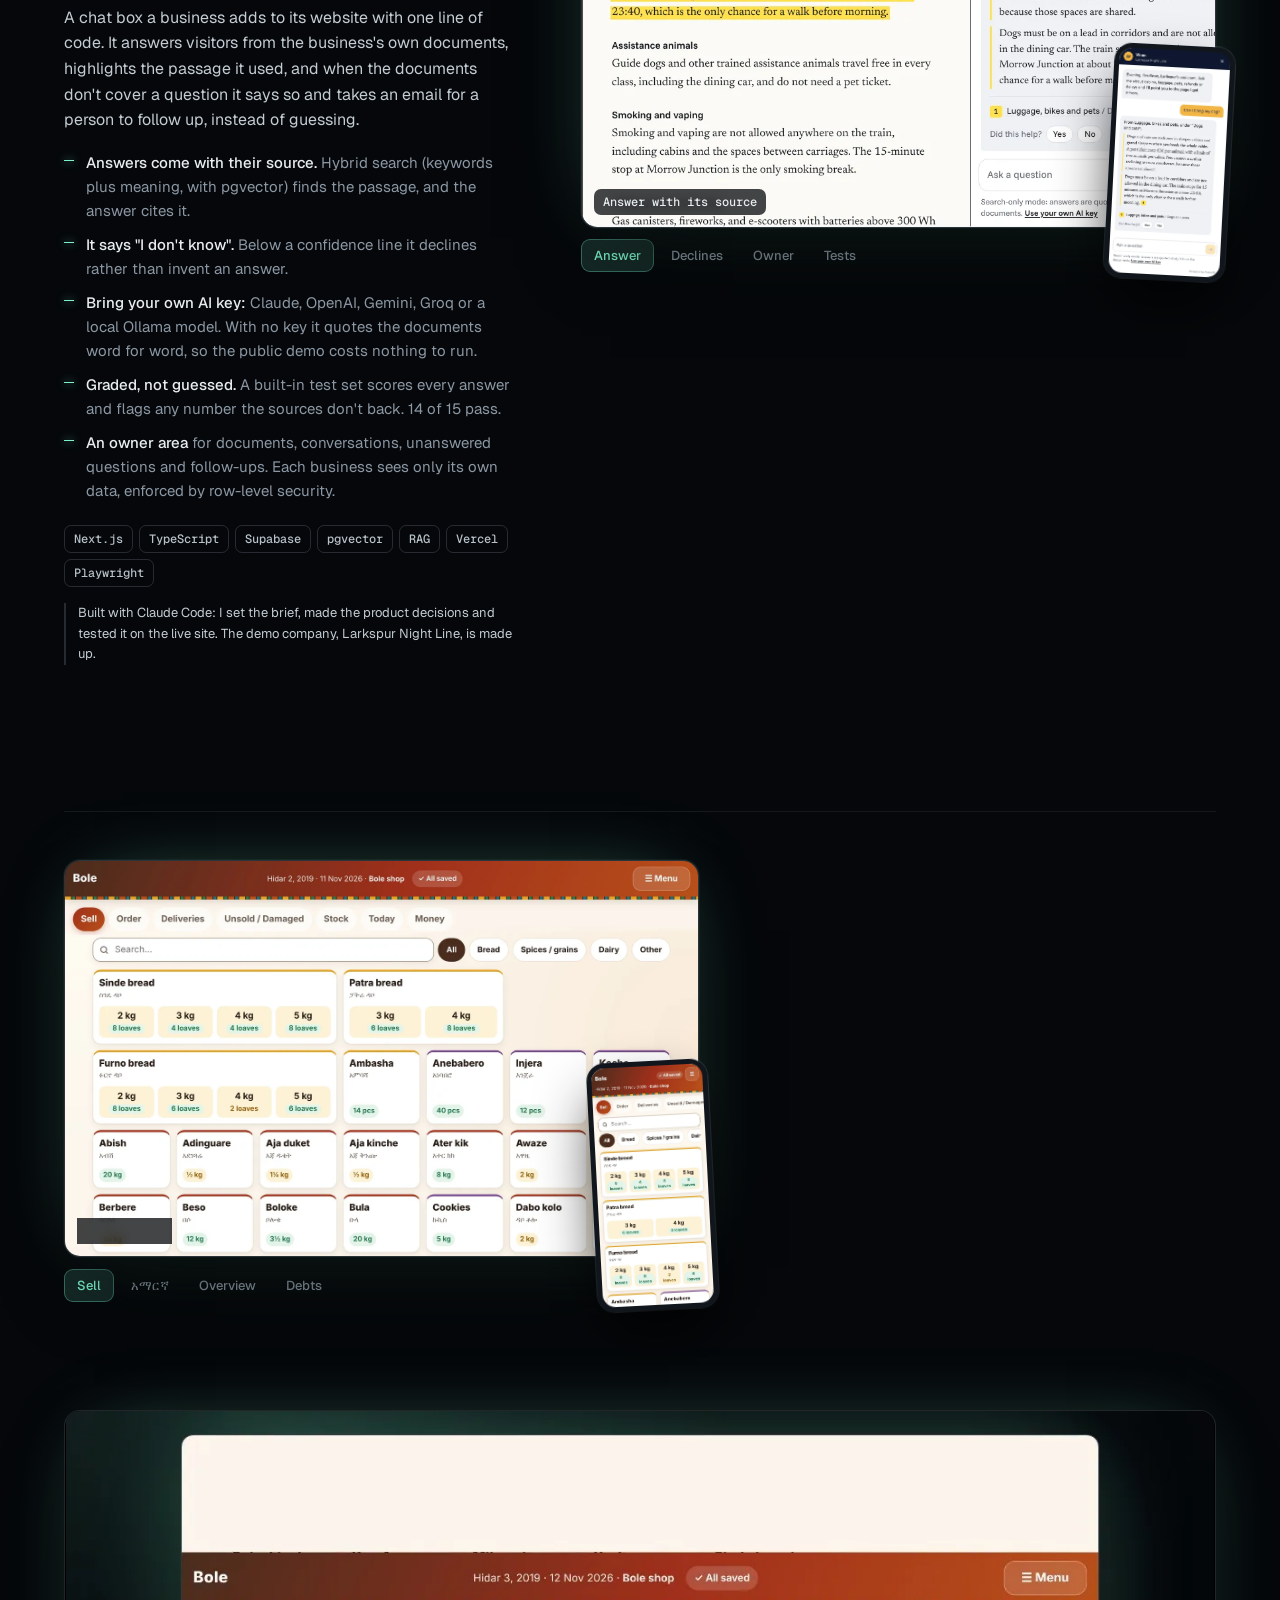
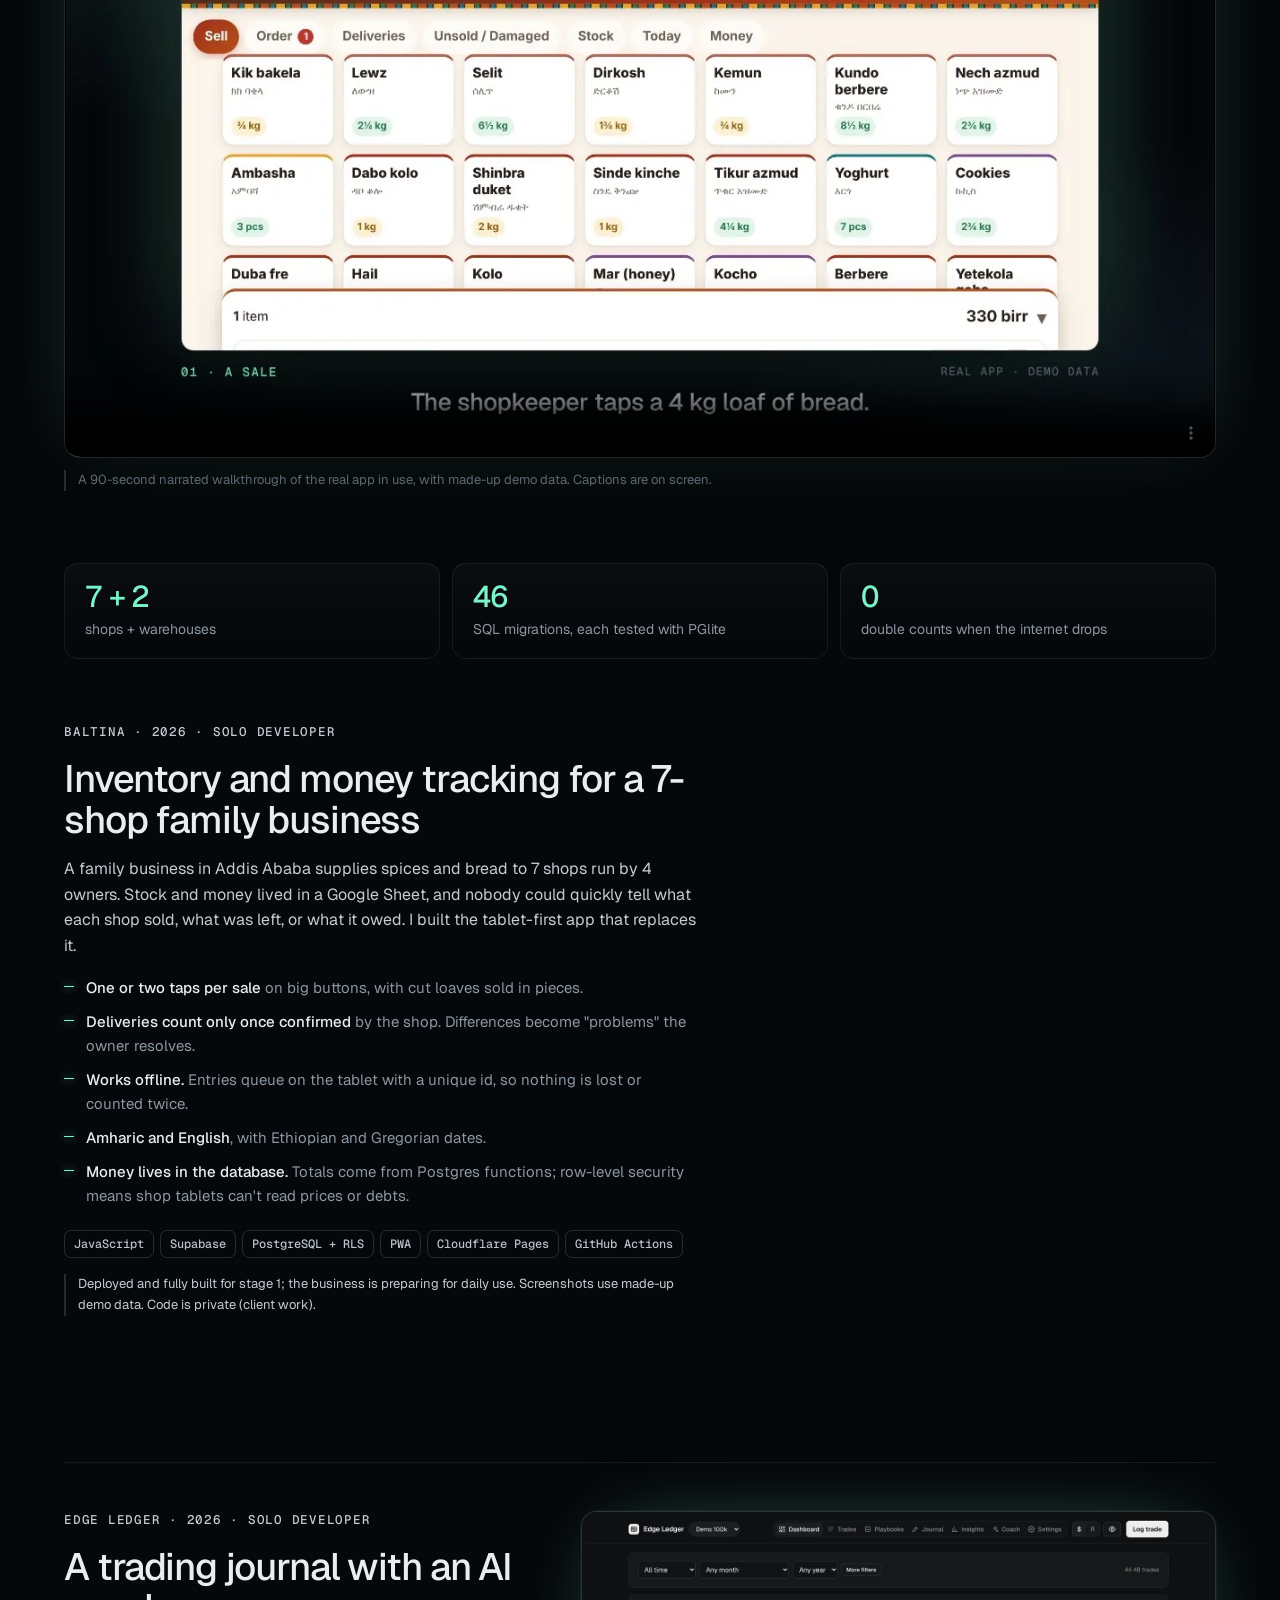
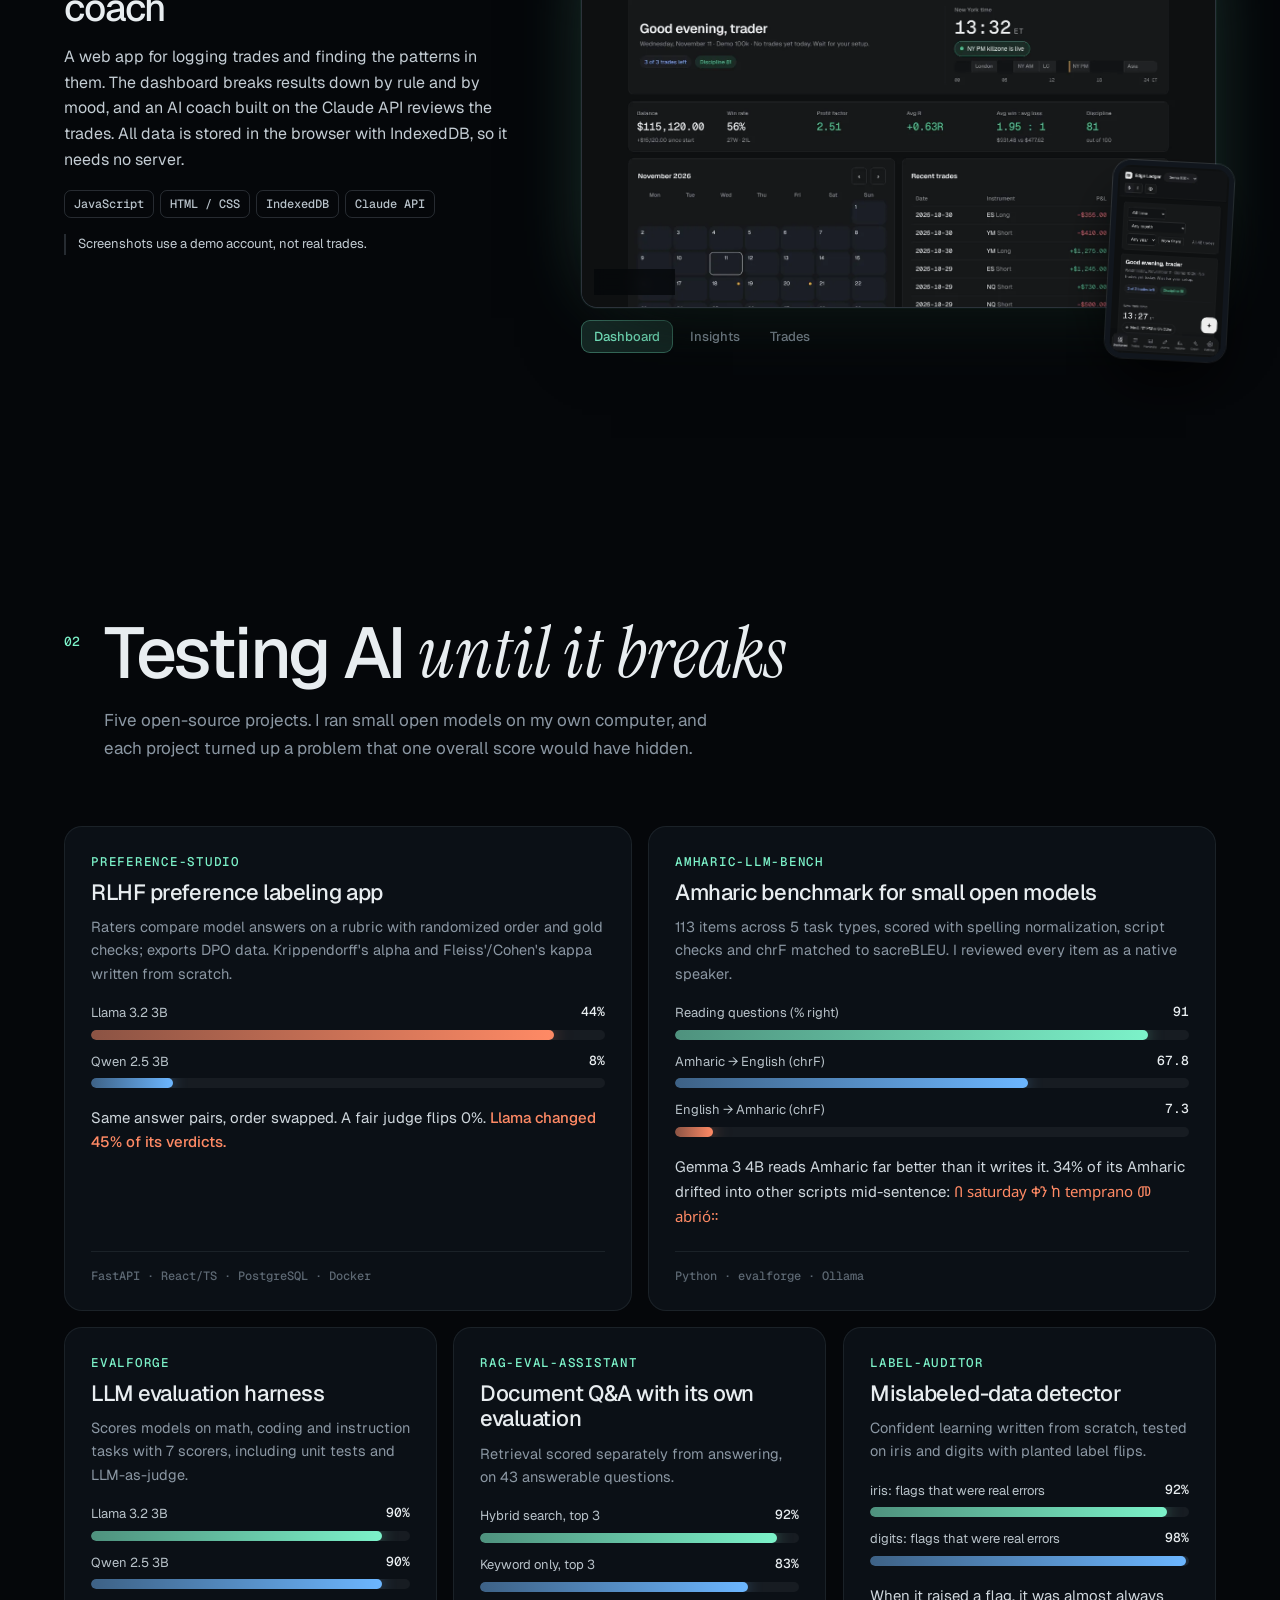
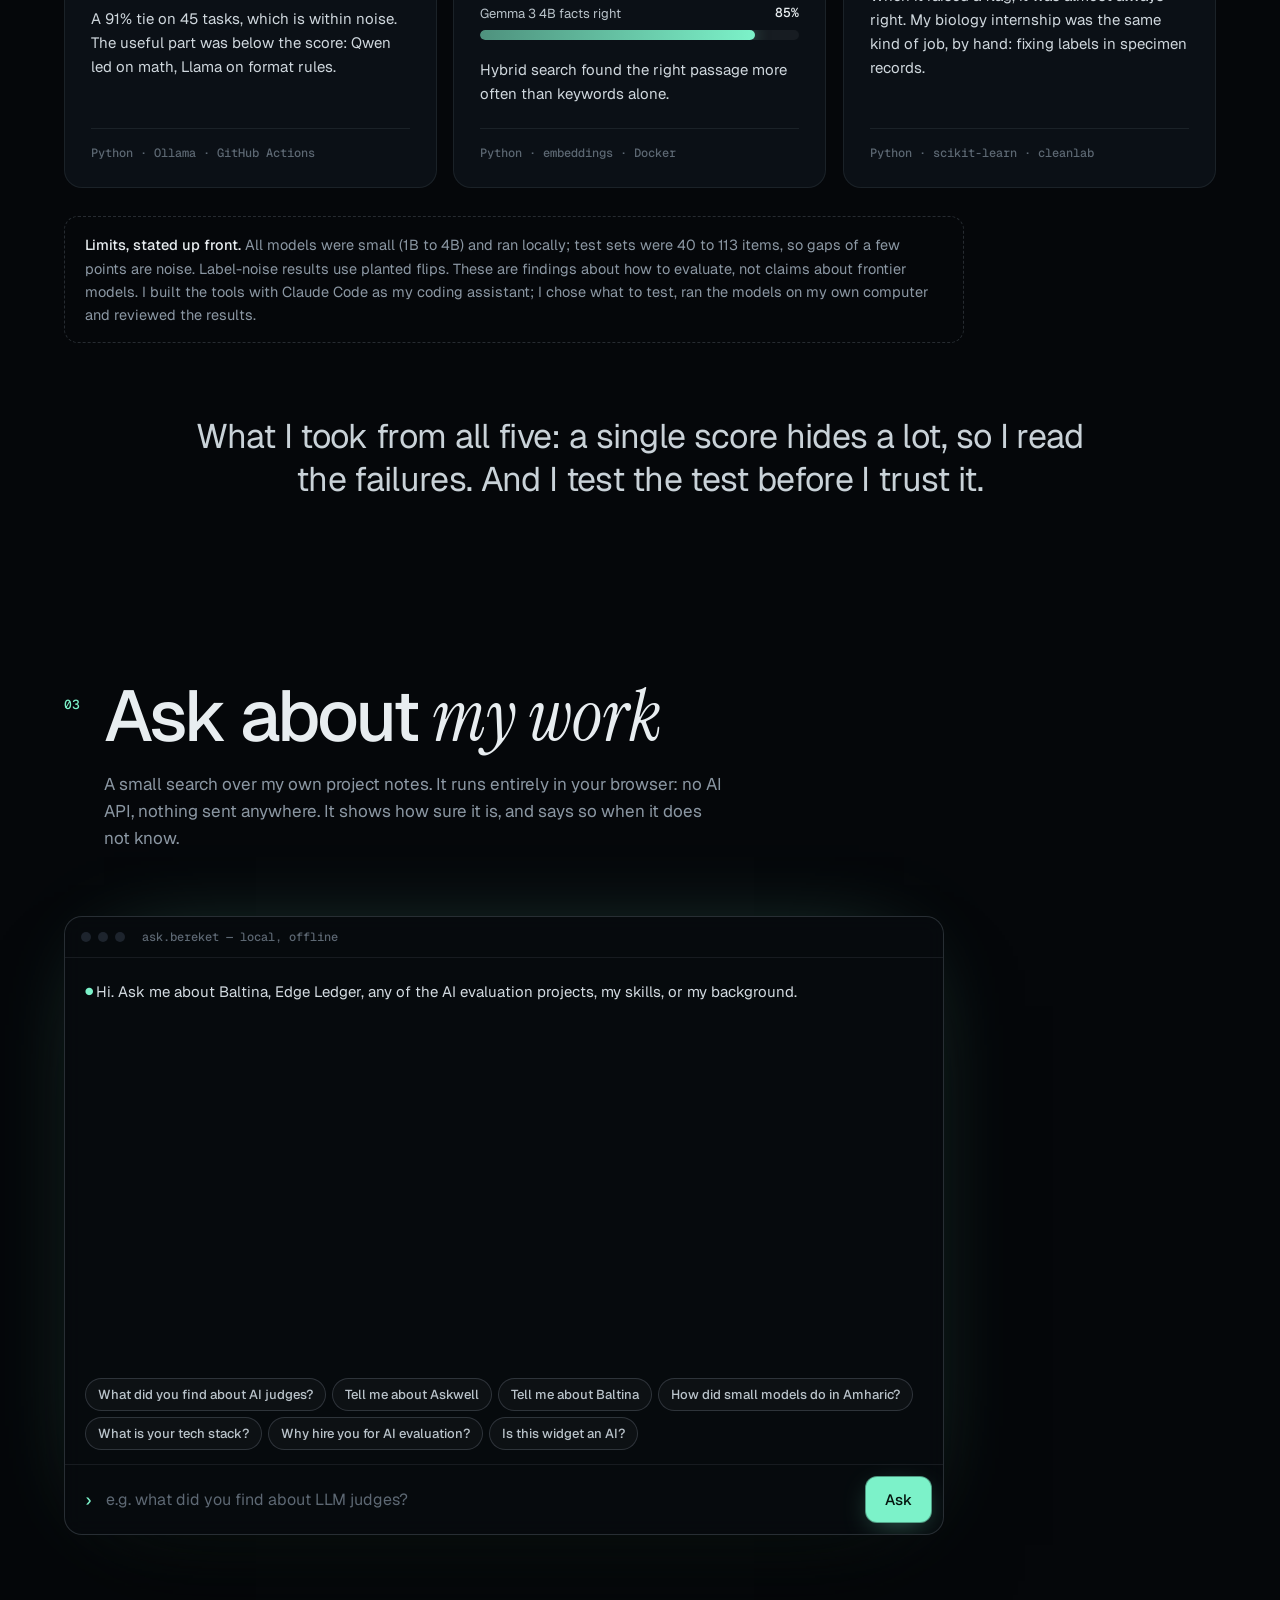
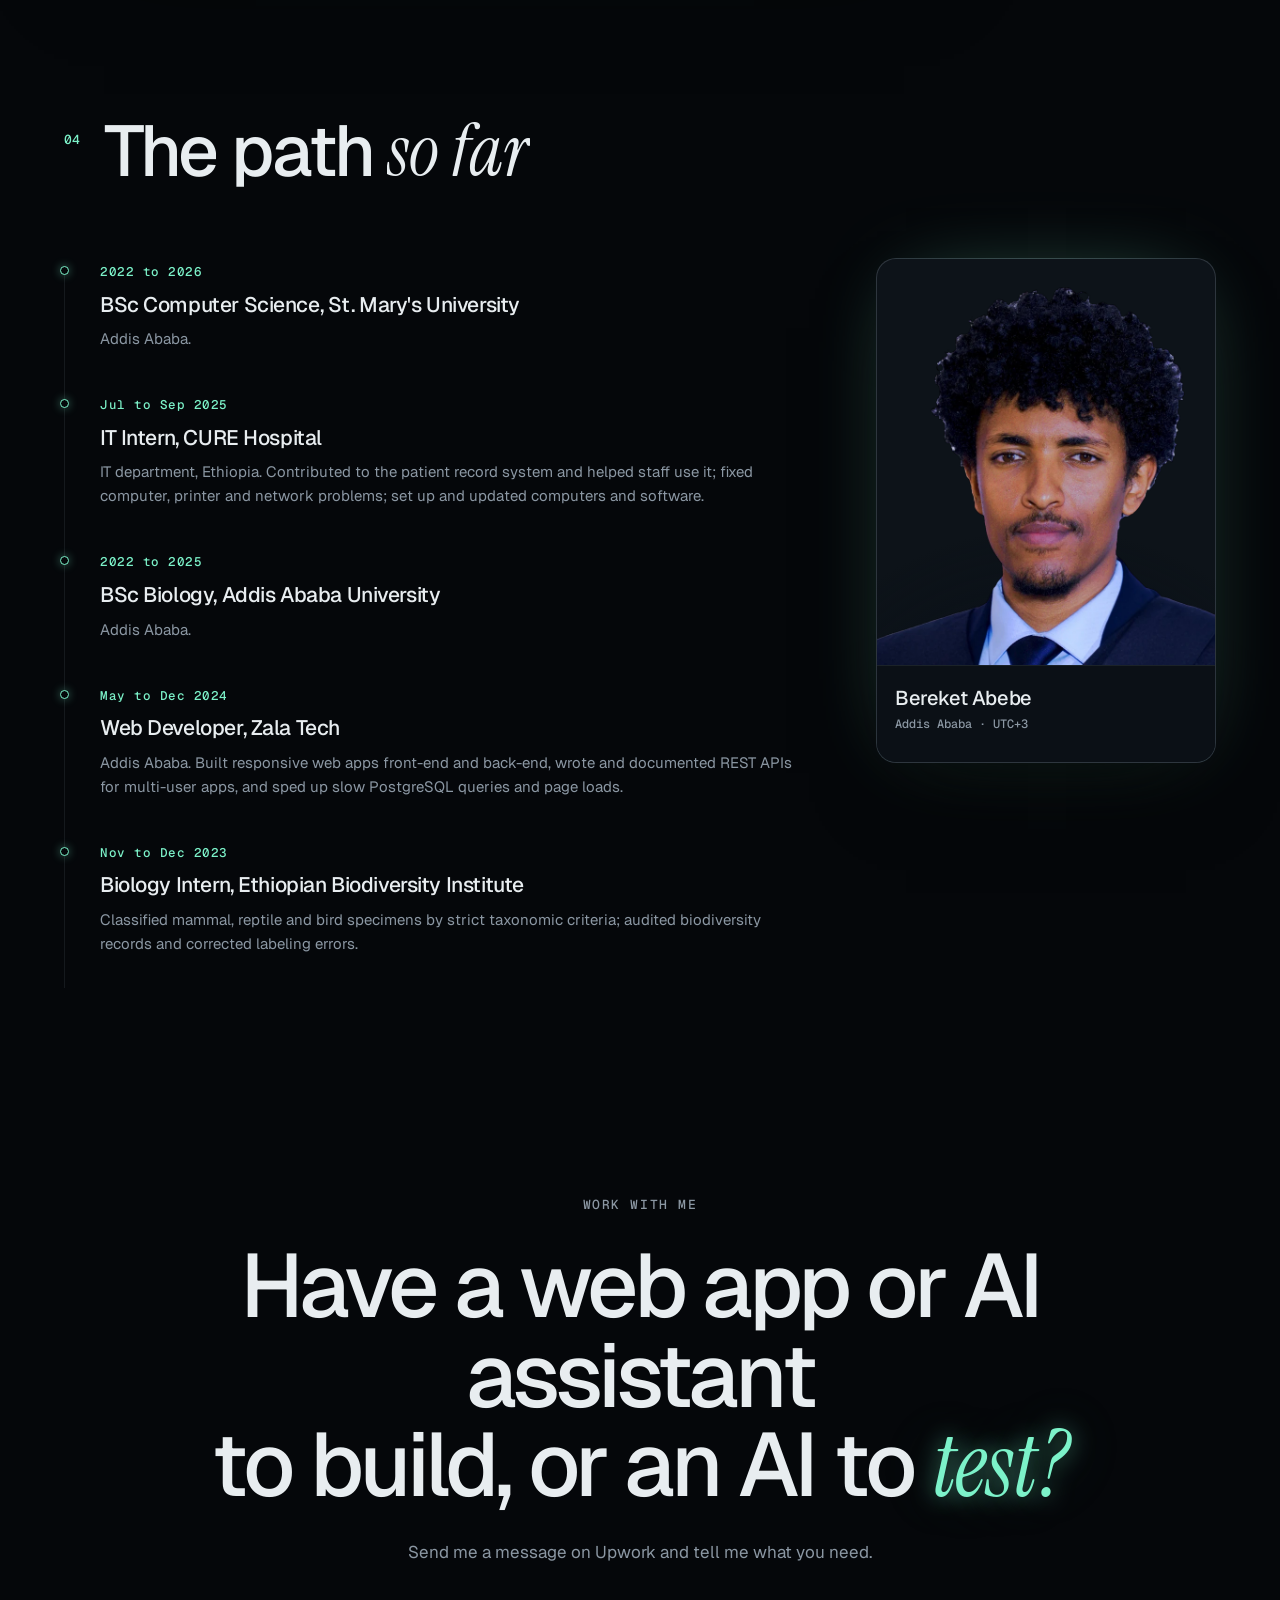
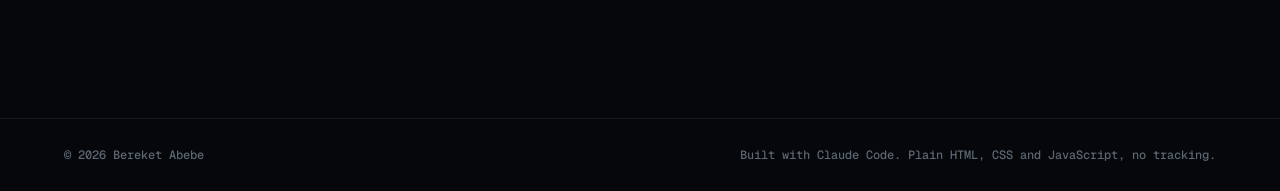
<file: work.html>
<!doctype html>
<html lang="en">
<head>
<meta charset="utf-8">
<meta name="robots" content="noindex">
<meta name="viewport" content="width=device-width, initial-scale=1">
<title>Bereket Abebe · Web apps, AI assistants & AI testing</title>
<meta name="description" content="Bereket Abebe builds web apps and AI assistants for businesses, and tests AI models to find where they fail. Projects and results.">
<meta name="theme-color" content="#05070a">
<meta property="og:title" content="Bereket Abebe · Web apps, AI assistants & AI testing">
<meta property="og:image" content="https://beki-hck.github.io/og.png">
<meta name="twitter:card" content="summary_large_image">
<meta property="og:description" content="Web apps and AI assistants that businesses run on, tested until they hold up.">
<link rel="icon" href="data:image/svg+xml,%3Csvg xmlns='http://www.w3.org/2000/svg' viewBox='0 0 64 64'%3E%3Crect width='64' height='64' rx='14' fill='%2305070a'/%3E%3Crect x='3' y='3' width='58' height='58' rx='12' fill='none' stroke='%237cf2c9' stroke-width='3'/%3E%3Ctext x='32' y='42' text-anchor='middle' font-family='Arial,Helvetica,sans-serif' font-weight='700' font-size='27' letter-spacing='-1' fill='%237cf2c9'%3EBA%3C/text%3E%3C/svg%3E">
<link rel="preconnect" href="https://fonts.googleapis.com">
<link rel="preconnect" href="https://fonts.gstatic.com" crossorigin>
<link href="https://fonts.googleapis.com/css2?family=Geist:wght@300..700&family=Geist+Mono:wght@400;500&family=Instrument+Serif:ital@0;1&family=Noto+Sans+Ethiopic:wght@400;600&display=swap" rel="stylesheet">
<link rel="stylesheet" href="styles.css?v=11">
</head>
<body>
<canvas id="ink" aria-hidden="true"></canvas>
<div class="grain" aria-hidden="true"></div>
<div class="cursor-glow" aria-hidden="true"></div>
<div class="cur-ring" aria-hidden="true"></div><div class="cur-dot" aria-hidden="true"></div>

<div class="progress" aria-hidden="true"><i id="prog"></i></div>
<header class="nav" id="nav">
  <a class="brand" href="#top" aria-label="Back to top"><span class="brand-mark">BA</span><span class="brand-name">Bereket Abebe</span></a>
  <nav class="nav-links" aria-label="Sections">
    <a href="#web">Web apps</a>
    <a href="#ai">AI testing</a>
    <a href="#ask">Ask</a>
    <a href="#path">Path</a>
  </nav>
</header>

<main id="top">
  <!-- HERO -->
  <section class="hero">
    <p class="eyebrow reveal"><span class="pulse"></span> Addis Ababa · open to remote work</p>
    <h1 class="hero-title">
      <span class="line"><span class="word">I build web apps</span></span>
      <span class="line"><span class="word">and AI assistants</span></span>
      <span class="line"><span class="word">businesses <em>can run on</em>,</span></span>
      <span class="line"><span class="word"><em class="ink">tested until they hold up.</em></span></span>
    </h1>
    <div class="hero-foot reveal">
      <div class="who"><img class="avatar" src="img/bereket-sm.webp" alt="Bereket Abebe" width="288" height="288"><p class="hero-sub">Bereket Abebe. Computer science graduate (2026) with a biology degree. Full-stack developer who builds with AI: web apps, AI chat assistants for business websites, and the tests that show they work.</p></div>
      <div class="hero-actions">
        <a class="btn btn-ink magnetic" href="#web">Web apps and AI assistants <span aria-hidden="true">↓</span></a>
        <a class="btn btn-ghost magnetic" href="#ai">AI testing <span aria-hidden="true">↓</span></a>
      </div>
    </div>
    <dl class="stats reveal">
      <div><dt><span class="count" data-to="7">0</span></dt><dd>shops covered by Baltina, my inventory app</dd></div>
      <div><dt><span class="count" data-to="46">0</span></dt><dd>database changes in Baltina, each one tested</dd></div>
      <div><dt><span class="count" data-to="5">0</span></dt><dd>AI testing projects, open on GitHub</dd></div>
      <div><dt><span class="count" data-to="113">0</span></dt><dd>Amharic test questions I wrote and checked</dd></div>
    </dl>
    <div class="ge" aria-hidden="true">ሰላም</div>
  </section>

  <!-- MARQUEE -->
  <div class="marquee" aria-hidden="true">
    <div class="marquee-track">
      <span>JavaScript</span><i>✦</i><span>Next.js</span><i>✦</i><span>AI chat assistants</span><i>✦</i><span>Supabase / PostgreSQL</span><i>✦</i><span>Offline PWAs</span><i>✦</i><span>PHP</span><i>✦</i><span>React / TypeScript</span><i>✦</i><span>FastAPI</span><i>✦</i><span>Python</span><i>✦</i><span>LLM-as-judge</span><i>✦</i><span>RAG</span><i>✦</i><span>RLHF data</span><i>✦</i><span>chrF</span><i>✦</i><span>Ollama</span><i>✦</i><span>Docker</span><i>✦</i><span>GitHub Actions</span><i>✦</i>
      <span>JavaScript</span><i>✦</i><span>Next.js</span><i>✦</i><span>AI chat assistants</span><i>✦</i><span>Supabase / PostgreSQL</span><i>✦</i><span>Offline PWAs</span><i>✦</i><span>PHP</span><i>✦</i><span>React / TypeScript</span><i>✦</i><span>FastAPI</span><i>✦</i><span>Python</span><i>✦</i><span>LLM-as-judge</span><i>✦</i><span>RAG</span><i>✦</i><span>RLHF data</span><i>✦</i><span>chrF</span><i>✦</i><span>Ollama</span><i>✦</i><span>Docker</span><i>✦</i><span>GitHub Actions</span><i>✦</i>
    </div>
  </div>

  <!-- WEB -->
  <section class="section" id="web">
    <header class="section-head reveal">
      <span class="idx">01</span>
      <h2>Web apps <em>and AI assistants</em></h2>
      <p>Built end to end: database, permissions, offline sync, interface, deployment. I work with Claude Code as my coding assistant: I set the requirements, make the product decisions and test the results.</p>
    </header>

    <article class="case reveal">
      <div class="case-copy">
        <p class="kicker">Askwell · 2026 · AI support assistant</p>
        <h3>An AI support chat that shows where every answer came from</h3>
        <p>A chat box a business adds to its website with one line of code. It answers visitors from the business's own documents, highlights the passage it used, and when the documents don't cover a question it says so and takes an email for a person to follow up, instead of guessing.</p>
        <ul class="ticks">
          <li><b>Answers come with their source.</b> Hybrid search (keywords plus meaning, with pgvector) finds the passage, and the answer cites it.</li>
          <li><b>It says "I don't know".</b> Below a confidence line it declines rather than invent an answer.</li>
          <li><b>Bring your own AI key:</b> Claude, OpenAI, Gemini, Groq or a local Ollama model. With no key it quotes the documents word for word, so the public demo costs nothing to run.</li>
          <li><b>Graded, not guessed.</b> A built-in test set scores every answer and flags any number the sources don't back. 14 of 15 pass.</li>
          <li><b>An owner area</b> for documents, conversations, unanswered questions and follow-ups. Each business sees only its own data, enforced by row-level security.</li>
        </ul>
        <div class="chips"><span>Next.js</span><span>TypeScript</span><span>Supabase</span><span>pgvector</span><span>RAG</span><span>Vercel</span><span>Playwright</span></div>
        <p class="note">Built with Claude Code: I set the brief, made the product decisions and tested it on the live site. The demo company, Larkspur Night Line, is made up.</p>
      </div>
      <div class="case-media">
        <div class="shots" data-shots>
          <figure class="shot is-on"><img src="img/askwell-desk.webp" alt="Askwell answering a question, with the source passage highlighted in the document beside it" loading="lazy" width="1056" height="596"><figcaption>Answer with its source</figcaption></figure>
          <figure class="shot"><img src="img/askwell-decline.webp" alt="The chat box on the demo site declining a question the documents do not cover and offering a follow-up by email" loading="lazy" width="1000" height="625"><figcaption>Declines instead of guessing</figcaption></figure>
          <figure class="shot"><img src="img/askwell-overview.webp" alt="Owner overview with questions asked, answer rate, ratings and unanswered questions" loading="lazy" width="1000" height="625"><figcaption>Owner overview</figcaption></figure>
          <figure class="shot"><img src="img/askwell-quality.webp" alt="Answer quality page with 14 of 15 test questions passed" loading="lazy" width="1000" height="625"><figcaption>Answer quality tests</figcaption></figure>
        </div>
        <div class="shot-tabs" role="tablist" aria-label="Askwell screenshots">
          <button role="tab" aria-selected="true">Answer</button><button role="tab" aria-selected="false">Declines</button><button role="tab" aria-selected="false">Owner</button><button role="tab" aria-selected="false">Tests</button>
        </div>
        <img class="phone" src="img/askwell-phone.webp" alt="Askwell chat on a phone" loading="lazy" width="420" height="855">
      </div>
    </article>

    <article class="case case-flip reveal">
      <div class="case-copy">
        <p class="kicker">Baltina · 2026 · solo developer</p>
        <h3>Inventory and money tracking for a 7-shop family business</h3>
        <p>A family business in Addis Ababa supplies spices and bread to 7 shops run by 4 owners. Stock and money lived in a Google Sheet, and nobody could quickly tell what each shop sold, what was left, or what it owed. I built the tablet-first app that replaces it.</p>
        <ul class="ticks">
          <li><b>One or two taps per sale</b> on big buttons, with cut loaves sold in pieces.</li>
          <li><b>Deliveries count only once confirmed</b> by the shop. Differences become "problems" the owner resolves.</li>
          <li><b>Works offline.</b> Entries queue on the tablet with a unique id, so nothing is lost or counted twice.</li>
          <li><b>Amharic and English</b>, with Ethiopian and Gregorian dates.</li>
          <li><b>Money lives in the database.</b> Totals come from Postgres functions; row-level security means shop tablets can't read prices or debts.</li>
        </ul>
        <div class="chips"><span>JavaScript</span><span>Supabase</span><span>PostgreSQL + RLS</span><span>PWA</span><span>Cloudflare Pages</span><span>GitHub Actions</span></div>
        <p class="note">Deployed and fully built for stage 1; the business is preparing for daily use. Screenshots use made-up demo data. Code is private (client work).</p>
      </div>
      <div class="case-media">
        <div class="shots" data-shots>
          <figure class="shot is-on"><img src="img/baltina-sell.webp" alt="Baltina sell screen with product tiles for bread and spices" loading="lazy" width="1400" height="875"><figcaption>Sell screen</figcaption></figure>
          <figure class="shot"><img src="img/baltina-sell-am.webp" alt="The same sell screen in Amharic" loading="lazy" width="1000" height="625"><figcaption>Same screen in Amharic</figcaption></figure>
          <figure class="shot"><img src="img/baltina-overview.webp" alt="Owner overview with sales, profit, money owed and waste per week" loading="lazy" width="1000" height="703"><figcaption>Owner overview</figcaption></figure>
          <figure class="shot"><img src="img/baltina-money.webp" alt="Money owed between shops and owners" loading="lazy" width="1000" height="625"><figcaption>Money owed</figcaption></figure>
        </div>
        <div class="shot-tabs" role="tablist" aria-label="Baltina screenshots">
          <button role="tab" aria-selected="true">Sell</button><button role="tab" aria-selected="false">አማርኛ</button><button role="tab" aria-selected="false">Overview</button><button role="tab" aria-selected="false">Debts</button>
        </div>
        <img class="phone" src="img/baltina-phone.webp" alt="Baltina on a phone" loading="lazy" width="420" height="908">
      </div>
      <div class="demo">
        <video id="baltinaVideo" controls preload="metadata" playsinline poster="img/baltina-video-poster.webp" src="video/baltina-walkthrough.mp4"></video>
        <p class="note">A 90-second narrated walkthrough of the real app in use, with made-up demo data. Captions are on screen.</p>
      </div>
      <dl class="mini-stats">
        <div><dt><span class="count" data-to="7">0</span> + <span class="count" data-to="2">0</span></dt><dd>shops + warehouses</dd></div>
        <div><dt><span class="count" data-to="46">0</span></dt><dd>SQL migrations, each tested with PGlite</dd></div>
        <div><dt>0</dt><dd>double counts when the internet drops</dd></div>
      </dl>
    </article>

    <article class="case reveal">
      <div class="case-copy">
        <p class="kicker">Edge Ledger · 2026 · solo developer</p>
        <h3>A trading journal with an AI coach</h3>
        <p>A web app for logging trades and finding the patterns in them. The dashboard breaks results down by rule and by mood, and an AI coach built on the Claude API reviews the trades. All data is stored in the browser with IndexedDB, so it needs no server.</p>
        <div class="chips"><span>JavaScript</span><span>HTML / CSS</span><span>IndexedDB</span><span>Claude API</span></div>
        <p class="note">Screenshots use a demo account, not real trades.</p>
      </div>
      <div class="case-media">
        <div class="shots" data-shots>
          <figure class="shot is-on"><img src="img/edge-dash.webp" alt="Edge Ledger dashboard with calendar and recent trades" loading="lazy" width="1400" height="1231"><figcaption>Dashboard</figcaption></figure>
          <figure class="shot"><img src="img/edge-insights.webp" alt="Edge Ledger insights with discipline score chart" loading="lazy" width="1000" height="619"><figcaption>Insights</figcaption></figure>
          <figure class="shot"><img src="img/edge-trades.webp" alt="Edge Ledger trade log table" loading="lazy" width="1000" height="619"><figcaption>Trade log</figcaption></figure>
        </div>
        <div class="shot-tabs" role="tablist" aria-label="Edge Ledger screenshots">
          <button role="tab" aria-selected="true">Dashboard</button><button role="tab" aria-selected="false">Insights</button><button role="tab" aria-selected="false">Trades</button>
        </div>
        <img class="phone" src="img/edge-mobile.webp" alt="Edge Ledger on a phone" loading="lazy" width="420" height="715">
      </div>
    </article>
  </section>

  <!-- AI -->
  <section class="section" id="ai">
    <header class="section-head reveal">
      <span class="idx">02</span>
      <h2>Testing AI <em>until it breaks</em></h2>
      <p>Five open-source projects. I ran small open models on my own computer, and each project turned up a problem that one overall score would have hidden.</p>
    </header>

    <div class="evals">
      <article class="eval reveal" data-tilt>
        <header><p class="kicker">evalforge</p><h3>LLM evaluation harness</h3></header>
        <p>Scores models on math, coding and instruction tasks with 7 scorers, including unit tests and LLM-as-judge.</p>
        <div class="chart" data-chart="bars" data-max="100" data-unit="%"
             data-rows='[["Llama 3.2 3B",91],["Qwen 2.5 3B",91]]'></div>
        <p class="finding">A 91% tie on 45 tasks, which is within noise. The useful part was below the score: Qwen led on math, Llama on format rules.</p>
        <footer><span>Python · Ollama · GitHub Actions</span></footer>
      </article>

      <article class="eval eval-wide reveal" data-tilt>
        <header><p class="kicker">preference-studio</p><h3>RLHF preference labeling app</h3></header>
        <p>Raters compare model answers on a rubric with randomized order and gold checks; exports DPO data. Krippendorff's alpha and Fleiss'/Cohen's kappa written from scratch.</p>
        <div class="chart" data-chart="bars" data-max="50" data-unit="%" data-hot="0"
             data-rows='[["Llama 3.2 3B",45],["Qwen 2.5 3B",8]]'></div>
        <p class="finding">Same answer pairs, order swapped. A fair judge flips 0%. <b>Llama changed 45% of its verdicts.</b></p>
        <footer><span>FastAPI · React/TS · PostgreSQL · Docker</span></footer>
      </article>

      <article class="eval eval-wide reveal" data-tilt>
        <header><p class="kicker">amharic-llm-bench</p><h3>Amharic benchmark for small open models</h3></header>
        <p>113 items across 5 task types, scored with spelling normalization, script checks and chrF matched to sacreBLEU. I reviewed every item as a native speaker.</p>
        <div class="chart" data-chart="bars" data-max="100" data-hot="2"
             data-rows='[["Reading questions (% right)",92],["Amharic → English (chrF)",68.7],["English → Amharic (chrF)",7.4]]'></div>
        <p class="finding">Gemma 3 4B reads Amharic far better than it writes it. 34% of its Amharic drifted into other scripts mid-sentence: <span class="am">በ saturday ቀን ከ temprano መ abrió።</span></p>
        <footer><span>Python · evalforge · Ollama</span></footer>
      </article>

      <article class="eval reveal" data-tilt>
        <header><p class="kicker">rag-eval-assistant</p><h3>Document Q&A with its own evaluation</h3></header>
        <p>Retrieval scored separately from answering, on 43 answerable questions.</p>
        <div class="chart" data-chart="bars" data-max="100" data-unit="%"
             data-rows='[["Hybrid search, top 3",93],["Keyword only, top 3",84],["Gemma 3 4B facts right",86]]'></div>
        <p class="finding">Hybrid search found the right passage more often than keywords alone.</p>
        <footer><span>Python · embeddings · Docker</span></footer>
      </article>

      <article class="eval reveal" data-tilt>
        <header><p class="kicker">label-auditor</p><h3>Mislabeled-data detector</h3></header>
        <p>Confident learning written from scratch, tested on iris and digits with planted label flips.</p>
        <div class="chart" data-chart="bars" data-max="100" data-unit="%"
             data-rows='[["iris: flags that were real errors",93],["digits: flags that were real errors",99]]'></div>
        <p class="finding">When it raised a flag, it was almost always right. My biology internship was the same kind of job, by hand: fixing labels in specimen records.</p>
        <footer><span>Python · scikit-learn · cleanlab</span></footer>
      </article>
    </div>
    <p class="limits reveal"><b>Limits, stated up front.</b> All models were small (1B to 4B) and ran locally; test sets were 40 to 113 items, so gaps of a few points are noise. Label-noise results use planted flips. These are findings about how to evaluate, not claims about frontier models. I built the tools with Claude Code as my coding assistant; I chose what to test, ran the models on my own computer and reviewed the results.</p>
    <p class="lesson reveal">What I took from all five: a single score hides a lot, so I read the failures. And I test the test before I trust it.</p>
  </section>

  <!-- ASK -->
  <section class="section" id="ask">
    <header class="section-head reveal">
      <span class="idx">03</span>
      <h2>Ask about <em>my work</em></h2>
      <p>A small search over my own project notes. It runs entirely in your browser: no AI API, nothing sent anywhere. It shows how sure it is, and says so when it does not know.</p>
    </header>
    <div class="term reveal">
      <div class="term-bar"><i></i><i></i><i></i><span>ask.bereket — local, offline</span></div>
      <div class="term-log" id="askLog" aria-live="polite">
        <div class="msg bot"><p>Hi. Ask me about Baltina, Edge Ledger, any of the AI evaluation projects, my skills, or my background.</p></div>
      </div>
      <div class="term-chips" id="askChips"></div>
      <form class="term-input" id="askForm" autocomplete="off">
        <span class="prompt" aria-hidden="true">›</span>
        <label class="sr" for="askQ">Your question</label>
        <input id="askQ" placeholder="e.g. what did you find about LLM judges?" maxlength="200">
        <button class="btn btn-ink" type="submit">Ask</button>
      </form>
    </div>
  </section>

  <!-- PATH -->
  <section class="section" id="path">
    <header class="section-head reveal">
      <span class="idx">04</span>
      <h2>The path <em>so far</em></h2>
    </header>
    <div class="path-grid">
    <ol class="timeline">
      <li class="reveal"><time>2022 to 2026</time><h3>BSc Computer Science, St. Mary's University</h3><p>Addis Ababa.</p></li>
      <li class="reveal"><time>Jul to Sep 2025</time><h3>IT Intern, CURE Hospital</h3><p>IT department, Ethiopia. Contributed to the patient record system and helped staff use it; fixed computer, printer and network problems; set up and updated computers and software.</p></li>
      <li class="reveal"><time>2022 to 2025</time><h3>BSc Biology, Addis Ababa University</h3><p>Addis Ababa.</p></li>
      <li class="reveal"><time>May to Dec 2024</time><h3>Web Developer, Zala Tech</h3><p>Addis Ababa. Built responsive web apps front-end and back-end, wrote and documented REST APIs for multi-user apps, and sped up slow PostgreSQL queries and page loads.</p></li>
      <li class="reveal"><time>Nov to Dec 2023</time><h3>Biology Intern, Ethiopian Biodiversity Institute</h3><p>Classified mammal, reptile and bird specimens by strict taxonomic criteria; audited biodiversity records and corrected labeling errors.</p></li>
    </ol>
    <figure class="portrait reveal">
      <img src="img/bereket-cut.webp" alt="Portrait of Bereket Abebe" loading="lazy" width="720" height="864">
      <figcaption><b>Bereket Abebe</b><span>Addis Ababa · UTC+3</span></figcaption>
    </figure>
    </div>
  </section>

  <section class="contact" id="contact">
    <p class="eyebrow reveal">Work with me</p>
    <h2 class="reveal">Have a web app or AI assistant <br>to build, or an AI to <em class="ink">test?</em></h2>
    <p class="want reveal">Send me a message on Upwork and tell me what you need.</p>
  </section>
</main>

<footer class="foot">
  <span>© 2026 Bereket Abebe</span>
  <span>Built with Claude Code. Plain HTML, CSS and JavaScript, no tracking.</span>
</footer>

<script src="ask-data.js?v=11"></script>
<script>/* Upwork page: no contact answers, no outside links */
window.ASK_KB=(window.ASK_KB||[]).filter(k=>!/^(contact|resume|upwork|github)$/.test(k.q[0])).map(k=>{if(k.link&&k.link[0]!=="#")delete k.link;return k});
window.ASK_KB.push({q:["contact","how to reach you","hire you"],keys:"contact email mail reach hire available message phone linkedin github",a:"Send me a message here on Upwork and tell me what you need."});</script>
<script src="main.js?v=11"></script>
</body>
</html>
</file>
<file: styles.css>
:root{
  --bg:#05070a; --bg-2:#090c11; --card:#0b1016; --line:rgba(214,236,255,.08); --line-2:rgba(214,236,255,.16);
  --text:#e8edf0; --muted:#8b97a3; --dim:#5d6873;
  --ink:#7cf2c9; --ink-soft:rgba(124,242,201,.14); --ink-glow:rgba(124,242,201,.45);
  --blue:#6cb6ff; --hot:#ff8a65;
  --sans:"Geist",ui-sans-serif,system-ui,sans-serif; --mono:"Geist Mono",ui-monospace,monospace;
  --serif:"Instrument Serif",Georgia,serif; --ethi:"Noto Sans Ethiopic",var(--sans);
  --ease:cubic-bezier(.16,1,.3,1); --pad:clamp(16px,5vw,72px); --max:1240px;
  color-scheme:dark;
}
*,*::before,*::after{box-sizing:border-box}
html{scroll-behavior:smooth;-webkit-text-size-adjust:100%}
html,body{max-width:100%}
body{margin:0;background:var(--bg);color:var(--text);font:400 16px/1.6 var(--sans);overflow-x:hidden;-webkit-font-smoothing:antialiased}
img{max-width:100%;display:block}
a{color:inherit}
em{font-family:var(--serif);font-style:italic;font-weight:400;letter-spacing:0}
::selection{background:var(--ink);color:#04140e}
.sr{position:absolute;width:1px;height:1px;overflow:hidden;clip:rect(0 0 0 0)}
:focus-visible{outline:2px solid var(--ink);outline-offset:3px;border-radius:6px}

/* background layers */
#ink{position:fixed;inset:0;width:100%;height:100%;z-index:-2;opacity:.9}
.grain{position:fixed;inset:-50%;z-index:50;pointer-events:none;opacity:.05;
  background-image:url("data:image/svg+xml,%3Csvg xmlns='http://www.w3.org/2000/svg' width='160' height='160'%3E%3Cfilter id='n'%3E%3CfeTurbulence type='fractalNoise' baseFrequency='.9' numOctaves='3' stitchTiles='stitch'/%3E%3C/filter%3E%3Crect width='100%25' height='100%25' filter='url(%23n)'/%3E%3C/svg%3E");
  animation:grain 1s steps(4) infinite}
@keyframes grain{25%{transform:translate(-3%,2%)}50%{transform:translate(2%,-3%)}75%{transform:translate(-1%,3%)}}
.cursor-glow{position:fixed;left:0;top:0;width:520px;height:520px;margin:-260px 0 0 -260px;border-radius:50%;pointer-events:none;z-index:-1;
  background:radial-gradient(circle,rgba(124,242,201,.07),transparent 65%);transform:translate3d(-999px,-999px,0);transition:opacity .4s}

/* nav */
.nav{position:fixed;top:14px;left:50%;transform:translateX(-50%);z-index:40;width:min(calc(100% - 24px),var(--max));
  display:flex;align-items:center;justify-content:space-between;gap:16px;padding:10px 10px 10px 16px;border-radius:14px;
  background:rgba(8,11,15,.55);backdrop-filter:blur(14px) saturate(140%);-webkit-backdrop-filter:blur(14px) saturate(140%);
  border:1px solid var(--line);transition:transform .5s var(--ease),background .3s}
.nav.hide{transform:translate(-50%,-140%)}
.brand{display:flex;align-items:center;gap:10px;text-decoration:none;font:500 14px var(--mono);letter-spacing:.02em}
.brand-mark{display:grid;place-items:center;width:30px;height:30px;border-radius:9px;background:var(--ink-soft);color:var(--ink);
  font:italic 22px/1 var(--serif);box-shadow:inset 0 0 0 1px rgba(124,242,201,.35),0 0 18px rgba(124,242,201,.25)}
.nav-links{display:flex;gap:4px}
.nav-links a{font-size:14px;color:var(--muted);text-decoration:none;padding:7px 12px;border-radius:9px;transition:color .2s,background .2s}
.nav-links a:hover,.nav-links a.on{color:var(--text);background:rgba(255,255,255,.05)}

/* buttons */
.btn{--mx:0px;--my:0px;display:inline-flex;align-items:center;gap:8px;padding:12px 18px;border-radius:11px;font:500 15px var(--sans);
  text-decoration:none;border:1px solid var(--line-2);color:var(--text);background:rgba(255,255,255,.03);cursor:pointer;
  transform:translate(var(--mx),var(--my));transition:transform .35s var(--ease),background .25s,border-color .25s,box-shadow .25s}
.btn:hover{border-color:rgba(124,242,201,.5);background:rgba(124,242,201,.06)}
.btn-ink{background:var(--ink);color:#03140d;border-color:transparent;box-shadow:0 0 0 1px rgba(124,242,201,.6),0 8px 30px -8px var(--ink-glow)}
.btn-ink:hover{background:#9bf7d8;box-shadow:0 0 0 1px var(--ink),0 10px 44px -6px var(--ink-glow)}
.nav-cta{padding:8px 14px;font-size:14px}

/* hero */
.hero{position:relative;min-height:100svh;padding:120px var(--pad) 48px;max-width:calc(var(--max) + 2*var(--pad));margin:0 auto;display:flex;flex-direction:column;justify-content:center}
.eyebrow{display:inline-flex;align-items:center;gap:10px;font:500 13px var(--mono);color:var(--muted);text-transform:uppercase;letter-spacing:.12em;margin:0 0 28px}
.pulse{width:8px;height:8px;border-radius:50%;background:var(--ink);box-shadow:0 0 0 0 var(--ink-glow);animation:pulse 2.4s infinite}
@keyframes pulse{70%{box-shadow:0 0 0 10px rgba(124,242,201,0)}100%{box-shadow:0 0 0 0 rgba(124,242,201,0)}}
.hero-title{margin:0;font-weight:500;font-size:clamp(38px,min(8.2vw,12.5vh),104px);line-height:.98;letter-spacing:-.045em}
.hero-title .line{display:block;overflow:hidden;padding-bottom:.06em}
.hero-title .word{display:inline-block;transform:translateY(105%);transition:transform 1.2s var(--ease)}
.hero-title em{letter-spacing:-.01em}
.loaded .hero-title .word{transform:none}
.loaded .hero-title .line:nth-child(2) .word{transition-delay:.08s}
.loaded .hero-title .line:nth-child(3) .word{transition-delay:.16s}
.loaded .hero-title .line:nth-child(4) .word{transition-delay:.24s}
.ink{color:var(--ink);text-shadow:0 0 22px rgba(124,242,201,.55),0 0 60px rgba(124,242,201,.25)}
.hero-foot{display:flex;flex-wrap:wrap;align-items:flex-end;justify-content:space-between;gap:24px 40px;margin-top:32px}
.hero-sub{max-width:460px;margin:0;color:var(--muted);font-size:17px}
.hero-actions{display:flex;gap:12px;flex-wrap:wrap}
.stats{display:grid;grid-template-columns:repeat(4,1fr);gap:0;margin:44px 0 0;border-top:1px solid var(--line)}
.stats div{padding:20px 20px 0 0}
.stats div+div{padding-left:20px;border-left:1px solid var(--line)}
.stats dt{font:500 clamp(32px,4vw,48px)/1 var(--sans);letter-spacing:-.04em}
.stats dd{margin:8px 0 0;color:var(--muted);font-size:14px;line-height:1.4}
.ge{position:absolute;right:var(--pad);top:120px;font:600 clamp(60px,12vw,180px)/1 var(--ethi);color:transparent;
  -webkit-text-stroke:1px rgba(124,242,201,.16);pointer-events:none;user-select:none;z-index:-1}

/* marquee */
.marquee{overflow:hidden;border-block:1px solid var(--line);padding:18px 0;mask-image:linear-gradient(90deg,transparent,#000 10%,#000 90%,transparent)}
.marquee-track{display:flex;gap:28px;width:max-content;animation:marq 48s linear infinite;font:500 15px var(--mono);color:var(--muted);white-space:nowrap}
.marquee-track i{color:var(--ink);font-style:normal;opacity:.7}
@keyframes marq{to{transform:translateX(-50%)}}

/* sections */
.section{max-width:calc(var(--max) + 2*var(--pad));margin:0 auto;padding:140px var(--pad) 40px}
.section-head{display:grid;grid-template-columns:auto 1fr;gap:6px 24px;margin-bottom:64px;max-width:900px}
.idx{grid-row:span 2;font:500 13px var(--mono);color:var(--ink);padding-top:16px}
.section-head h2{margin:0;font-weight:500;font-size:clamp(36px,5.6vw,72px);line-height:1;letter-spacing:-.04em}
.section-head p{margin:12px 0 0;color:var(--muted);font-size:17px;max-width:620px}
.kicker{margin:0 0 10px;font:500 12.5px var(--mono);color:var(--ink);letter-spacing:.06em;text-transform:uppercase}

/* case studies */
.case{display:grid;grid-template-columns:minmax(0,5fr) minmax(0,7fr);gap:clamp(28px,5vw,72px);align-items:start;padding:48px 0;border-top:1px solid var(--line)}
.case + .case{margin-top:80px}
.case-flip{grid-template-columns:minmax(0,7fr) minmax(0,5fr)}
.case-flip .case-copy{order:2}
.case h3{margin:0 0 16px;font-weight:500;font-size:clamp(26px,3vw,38px);line-height:1.08;letter-spacing:-.03em}
.case-copy > p{color:#c3ccd3;margin:0 0 18px}
.ticks{list-style:none;padding:0;margin:0 0 22px;display:grid;gap:10px}
.ticks li{position:relative;padding-left:22px;color:var(--muted);font-size:15px}
.ticks li b{color:var(--text);font-weight:500}
.ticks li::before{content:"";position:absolute;left:0;top:.62em;width:10px;height:1px;background:var(--ink);box-shadow:0 0 8px var(--ink)}
.chips{display:flex;flex-wrap:wrap;gap:6px;margin:0 0 16px}
.chips span{font:500 12px var(--mono);padding:5px 9px;border-radius:7px;border:1px solid var(--line-2);color:#b8c2ca}
.case-links{display:flex;flex-wrap:wrap;gap:10px;margin:4px 0 20px}
.note{font-size:13px;color:var(--dim);margin:0;border-left:2px solid var(--line-2);padding-left:12px}
.case-media{position:relative;padding-bottom:36px}
.shots{position:relative;aspect-ratio:16/10;border-radius:16px;overflow:hidden;background:var(--card);
  border:1px solid var(--line-2);box-shadow:0 40px 80px -30px rgba(0,0,0,.8),0 0 0 1px rgba(124,242,201,.05),0 0 80px -30px var(--ink-glow)}
.shot{position:absolute;inset:0;margin:0;opacity:0;transform:scale(1.03);transition:opacity .7s var(--ease),transform 1.2s var(--ease)}
.shot.is-on{opacity:1;transform:none}
.shot img{width:100%;height:100%;object-fit:cover;object-position:top left}
.shot figcaption{position:absolute;left:12px;bottom:12px;font:500 12px var(--mono);padding:5px 9px;border-radius:7px;background:rgba(5,7,10,.75);backdrop-filter:blur(6px);color:var(--text)}
.shot-tabs{display:flex;gap:4px;margin-top:12px;flex-wrap:wrap}
.shot-tabs button{font:500 13px var(--sans);color:var(--muted);background:none;border:1px solid transparent;padding:7px 12px;border-radius:9px;cursor:pointer;transition:all .2s}
.shot-tabs button:hover{color:var(--text)}
.shot-tabs button[aria-selected=true]{color:var(--ink);border-color:rgba(124,242,201,.35);background:var(--ink-soft)}
.phone{position:absolute;right:-14px;bottom:0;width:19%;min-width:84px;height:auto;border-radius:18px;border:5px solid #11161d;
  box-shadow:0 30px 60px -10px rgba(0,0,0,.9),0 0 0 1px var(--line-2);transform:translateY(var(--py,0px)) rotate(3deg);transition:transform .2s linear}
.case-flip .phone{transform:translateY(var(--py,0px)) rotate(-3deg)}
.mini-stats{grid-column:1/-1;display:grid;grid-template-columns:repeat(3,1fr);gap:12px;margin:8px 0 0}
.mini-stats div{padding:18px 20px;border-radius:14px;border:1px solid var(--line);background:linear-gradient(180deg,rgba(255,255,255,.025),transparent)}
.mini-stats dt{font:500 30px/1 var(--sans);letter-spacing:-.03em;color:var(--ink)}
.mini-stats dd{margin:6px 0 0;color:var(--muted);font-size:14px}

/* eval cards */
.evals{display:grid;grid-template-columns:repeat(6,1fr);gap:16px}
.eval{grid-column:span 2;position:relative;display:flex;flex-direction:column;padding:26px;border-radius:18px;background:var(--card);border:1px solid var(--line);
  transform-style:preserve-3d;transform:perspective(900px) rotateX(var(--rx,0deg)) rotateY(var(--ry,0deg));transition:transform .5s var(--ease),border-color .3s;overflow:hidden;isolation:isolate}
.eval-wide{grid-column:span 3;order:-1}
.eval::before{content:"";position:absolute;inset:0;z-index:-1;opacity:0;transition:opacity .4s;
  background:radial-gradient(420px circle at var(--x,50%) var(--y,50%),rgba(124,242,201,.10),transparent 60%)}
.eval:hover{border-color:rgba(124,242,201,.28)}
.eval:hover::before{opacity:1}
.eval h3{margin:0 0 10px;font-weight:500;font-size:22px;letter-spacing:-.02em;line-height:1.15}
.eval > p{margin:0 0 18px;color:var(--muted);font-size:14.5px}
.eval .finding{color:#cfd7dd;font-size:15px;margin:18px 0 22px}
.eval .finding b{color:var(--hot);font-weight:500}
.am{font-family:var(--ethi);color:var(--hot)}
.eval footer{margin-top:auto;display:flex;justify-content:space-between;align-items:center;gap:12px;padding-top:16px;border-top:1px solid var(--line);font:500 12px var(--mono);color:var(--dim)}
.eval footer a{color:var(--ink);text-decoration:none;white-space:nowrap}
.eval footer a:hover{text-shadow:0 0 12px var(--ink)}
.chart{display:grid;gap:12px}
.bar{display:grid;gap:6px}
.bar-top{display:flex;justify-content:space-between;gap:12px;font-size:13px;color:#b9c3ca}
.bar-top b{font:500 13px var(--mono);color:var(--text)}
.bar-track{height:10px;border-radius:6px;background:rgba(255,255,255,.05);overflow:hidden}
.bar-fill{height:100%;width:0;border-radius:6px;background:linear-gradient(90deg,rgba(124,242,201,.55),var(--ink));box-shadow:0 0 16px rgba(124,242,201,.5);transition:width 1.6s var(--ease)}
.bar.alt .bar-fill{background:linear-gradient(90deg,rgba(108,182,255,.45),var(--blue));box-shadow:0 0 16px rgba(108,182,255,.45)}
.bar.hot .bar-fill{background:linear-gradient(90deg,rgba(255,138,101,.5),var(--hot));box-shadow:0 0 18px rgba(255,138,101,.55)}
.lesson{margin:72px auto 0;max-width:900px;text-align:center;font-size:clamp(22px,2.8vw,34px);line-height:1.25;letter-spacing:-.02em;color:#c9d2d8}
.lesson em{color:var(--ink)}

/* ask terminal */
.term{max-width:880px;border-radius:18px;border:1px solid var(--line-2);background:rgba(8,11,15,.85);backdrop-filter:blur(10px);overflow:hidden;
  box-shadow:0 50px 100px -40px rgba(0,0,0,.9),0 0 100px -50px var(--ink-glow)}
.term-bar{display:flex;align-items:center;gap:7px;padding:12px 16px;border-bottom:1px solid var(--line);font:500 12px var(--mono);color:var(--dim)}
.term-bar i{width:10px;height:10px;border-radius:50%;background:#1d242d}
.term-bar span{margin-left:10px}
.term-log{height:min(420px,56vh);overflow-y:auto;padding:22px 20px;display:flex;flex-direction:column;gap:16px;scroll-behavior:smooth}
.msg{max-width:88%;animation:rise .5s var(--ease) both}
@keyframes rise{from{opacity:0;transform:translateY(8px)}}
.msg p{margin:0}
.msg.user{align-self:flex-end;padding:10px 14px;border-radius:12px 12px 4px 12px;background:var(--ink-soft);border:1px solid rgba(124,242,201,.25);font-size:15px}
.msg.bot{font-size:15px;color:#d3dbe1}
.msg.bot p::before{content:"● ";color:var(--ink);font-size:10px;vertical-align:2px}
.msg .meta{display:flex;flex-wrap:wrap;gap:6px 12px;margin-top:8px;font:500 11.5px var(--mono);color:var(--dim)}
.msg .meta a{color:var(--ink)}
.conf{display:inline-flex;align-items:center;gap:6px}
.conf i{display:inline-block;width:46px;height:4px;border-radius:2px;background:rgba(255,255,255,.08);overflow:hidden}
.conf i::after{content:"";display:block;height:100%;width:var(--c);background:var(--ink)}
.term-chips{display:flex;gap:6px;padding:0 20px 14px;overflow-x:auto;scrollbar-width:none}
.term-chips button{flex:none;font:500 13px var(--sans);color:#b9c3ca;background:rgba(255,255,255,.03);border:1px solid var(--line-2);border-radius:999px;padding:7px 12px;cursor:pointer;transition:all .2s}
.term-chips button:hover{color:var(--ink);border-color:rgba(124,242,201,.45)}
.term-input{display:flex;align-items:center;gap:10px;padding:12px 12px 12px 18px;border-top:1px solid var(--line)}
.term-input .prompt{color:var(--ink);font:500 18px var(--mono)}
.term-input input{flex:1;min-width:0;background:none;border:0;outline:0;color:var(--text);font:400 16px var(--sans)}
.term-input input::placeholder{color:var(--dim)}
.caret::after{content:"▍";color:var(--ink);animation:blink 1s steps(2) infinite}
@keyframes blink{50%{opacity:0}}

/* timeline */
.timeline{list-style:none;margin:0;padding:0;max-width:880px;position:relative}
.timeline::before{content:"";position:absolute;left:0;top:8px;bottom:8px;width:1px;background:var(--line)}
.timeline::after{content:"";position:absolute;left:0;top:8px;width:1px;height:calc((100% - 16px)*var(--draw,0));background:var(--ink);box-shadow:0 0 12px var(--ink)}
.timeline li{position:relative;padding:0 0 40px 36px}
.timeline li::before{z-index:1;transform:scale(0);transition:transform .7s var(--ease) .15s;content:"";position:absolute;left:-4px;top:8px;width:9px;height:9px;border-radius:50%;background:var(--bg);border:1px solid var(--ink);box-shadow:0 0 10px var(--ink-glow)}
.timeline time{font:500 12.5px var(--mono);color:var(--ink);letter-spacing:.04em}
.timeline h3{margin:4px 0 6px;font-weight:500;font-size:21px;letter-spacing:-.02em}
.timeline p{margin:0;color:var(--muted);font-size:15px}

/* contact */
.contact{max-width:calc(var(--max) + 2*var(--pad));margin:0 auto;padding:160px var(--pad) 120px;text-align:center;display:flex;flex-direction:column;align-items:center}
.contact h2{margin:0 0 40px;font-weight:500;font-size:clamp(40px,7vw,96px);line-height:1;letter-spacing:-.045em}
.mail{display:inline-block;font:500 clamp(18px,2.6vw,30px) var(--mono);text-decoration:none;padding:14px 26px;border-radius:14px;border:1px solid rgba(124,242,201,.35);color:var(--ink);
  background:var(--ink-soft);box-shadow:0 0 50px -12px var(--ink-glow);transform:translate(var(--mx,0),var(--my,0));transition:transform .35s var(--ease),box-shadow .3s;word-break:break-all}
.mail:hover{box-shadow:0 0 70px -6px var(--ink-glow)}
.links{display:flex;gap:28px;margin-top:36px;flex-wrap:wrap;justify-content:center}
.links a{color:var(--muted);text-decoration:none;font-size:16px;position:relative}
.links a::after{content:"";position:absolute;left:0;right:0;bottom:-4px;height:1px;background:var(--ink);transform:scaleX(0);transform-origin:right;transition:transform .45s var(--ease)}
.links a:hover{color:var(--text)}
.links a:hover::after{transform:scaleX(1);transform-origin:left}
.foot{display:flex;justify-content:space-between;flex-wrap:wrap;gap:8px;max-width:calc(var(--max) + 2*var(--pad));margin:0 auto;padding:28px var(--pad);border-top:1px solid var(--line);font:500 12px var(--mono);color:var(--dim)}

/* reveal */
.reveal{opacity:0;transform:translateY(28px);filter:blur(6px);transition:opacity 1s var(--ease),transform 1.1s var(--ease),filter 1s var(--ease)}
.reveal.in{opacity:1;transform:none;filter:none}
.eval.reveal.in{transform:perspective(900px) rotateX(var(--rx,0deg)) rotateY(var(--ry,0deg))}

/* responsive */
@media (max-width:980px){
  .evals{grid-template-columns:1fr 1fr}
  .eval,.eval-wide{grid-column:span 1}
  .case,.case-flip{grid-template-columns:1fr}
  .case-flip .case-copy{order:0}
}
@media (max-width:720px){
  .nav-links{display:none}
  .contact h2 br{display:none}
  .stats{grid-template-columns:1fr 1fr}
  .stats div:nth-child(3){padding-left:0;border-left:0}
  .stats div:nth-child(n+3){border-top:1px solid var(--line);margin-top:20px}
  .evals{grid-template-columns:1fr}
  .mini-stats{grid-template-columns:1fr}
  .phone{right:4px;width:24%}
  .case-flip .phone{left:auto;right:4px}
  .section{padding-top:100px}
  .section-head{grid-template-columns:1fr}
  .idx{grid-row:auto;padding:0}
  .ge{top:96px;opacity:.7}
  .msg{max-width:100%}
  .term-input .btn{padding:10px 14px}
}
@media (hover:none){.cursor-glow{display:none}}
@media (prefers-reduced-motion:reduce){
  *,*::before,*::after{animation:none!important;transition:none!important}
  .reveal,.hero-title .word{opacity:1;transform:none;filter:none}
  html{scroll-behavior:auto}
}

/* v2 polish */
.timeline li.in::before{transform:scale(1)}
.progress{position:fixed;top:0;left:0;right:0;height:2px;z-index:60;pointer-events:none}
.progress i{display:block;height:100%;width:100%;transform-origin:left;transform:scaleX(0);background:var(--ink);box-shadow:0 0 12px var(--ink)}
.section-head h2 .w{display:inline-block;overflow:hidden;vertical-align:top;padding-bottom:.12em;margin-bottom:-.12em}
.section-head h2 .w > span{display:inline-block;transform:translateY(110%);transition:transform 1s var(--ease);transition-delay:calc(var(--i)*70ms)}
.section-head.in h2 .w > span{transform:none}
.count,.bar-top b,.stats dt,.mini-stats dt{font-variant-numeric:tabular-nums}
.limits{margin:28px 0 0;padding:16px 20px;border-radius:14px;border:1px dashed var(--line-2);color:var(--muted);font-size:14.5px;max-width:900px}
.limits b{color:var(--text);font-weight:500}
.want{max-width:560px;margin:-12px 0 32px;color:var(--muted);font-size:17px}
.chips span{transition:border-color .25s,color .25s,transform .35s var(--ease)}
.chips span:hover{border-color:rgba(124,242,201,.5);color:var(--ink);transform:translateY(-2px)}
.shots{transform:perspective(1200px) rotateX(var(--trx,0deg)) rotateY(var(--try,0deg));transition:transform .6s var(--ease)}
.ticks li{opacity:0;transform:translateX(-10px);transition:opacity .7s var(--ease),transform .7s var(--ease);transition-delay:calc(var(--i,0)*80ms + 250ms)}
.case.in .ticks li{opacity:1;transform:none}
.stats div{opacity:0;transform:translateY(14px);transition:opacity .8s var(--ease),transform .8s var(--ease);transition-delay:calc(var(--i,0)*110ms)}
.stats.in div{opacity:1;transform:none}
@media (prefers-reduced-motion:reduce){.section-head h2 .w > span,.ticks li,.stats div,.timeline li::before{opacity:1;transform:none}.timeline::after{height:calc(100% - 16px)}}

/* v3: photo, resume, video */
.who{display:flex;align-items:center;gap:16px;max-width:520px}
.avatar{flex:none;width:64px;height:64px;border-radius:50%;object-fit:cover;box-shadow:0 0 0 1px rgba(124,242,201,.5),0 0 0 5px var(--ink-soft),0 0 30px -4px var(--ink-glow)}
.path-grid{display:grid;grid-template-columns:minmax(0,1fr) minmax(240px,340px);gap:clamp(32px,6vw,96px);align-items:start}
.portrait{position:sticky;top:110px;margin:0;border-radius:20px;overflow:hidden;border:1px solid var(--line-2);background:var(--card);
  box-shadow:0 40px 80px -30px rgba(0,0,0,.8),0 0 90px -34px var(--ink-glow)}
.portrait img{width:100%;height:auto;filter:saturate(.82) contrast(1.04);transition:filter .6s var(--ease),transform 1.2s var(--ease)}
.portrait:hover img{filter:none;transform:scale(1.03)}
.portrait::after{content:"";position:absolute;inset:0;pointer-events:none;background:linear-gradient(180deg,transparent 52%,rgba(5,7,10,.94) 92%),linear-gradient(135deg,rgba(124,242,201,.10),transparent 45%)}
.portrait figcaption{position:absolute;z-index:1;left:18px;right:18px;bottom:18px;display:grid;gap:2px}
.portrait figcaption b{font-weight:500;font-size:20px;letter-spacing:-.02em}
.portrait figcaption span{font:500 12px var(--mono);color:var(--muted);margin-bottom:12px}
.portrait .btn{justify-content:center;padding:10px 14px;font-size:14px}
.demo{grid-column:1/-1;display:grid;gap:12px;margin-top:8px}
.demo video{width:100%;aspect-ratio:16/9;border-radius:16px;border:1px solid var(--line-2);background:#000;box-shadow:0 40px 80px -30px rgba(0,0,0,.8),0 0 80px -34px var(--ink-glow)}
@media (max-width:860px){.path-grid{grid-template-columns:1fr}.portrait{position:relative;top:0;max-width:340px;order:-1}}
@media (max-width:720px){.avatar{width:52px;height:52px}}
/* v4: cut-out portrait on ink glow */
.portrait{background:radial-gradient(120% 80% at 50% 18%,rgba(124,242,201,.30),rgba(108,182,255,.10) 45%,#0b1016 75%)}
.portrait img{filter:none}
.portrait::after{display:none}
.portrait figcaption{position:static;padding:16px 18px 18px;background:#0b1016;border-top:1px solid var(--line)}
/* v5: no glow behind the hair, soft light from below instead */
.portrait{background:radial-gradient(110% 70% at 50% 108%,rgba(124,242,201,.20),rgba(108,182,255,.06) 50%,#0d1319 78%)}
/* v6: larger, calmer avatar that shows the whole head */
.who{gap:20px;max-width:560px}
.avatar{width:92px;height:92px;box-shadow:0 0 0 1px rgba(124,242,201,.45),0 0 0 6px rgba(124,242,201,.08),0 0 34px -8px var(--ink-glow)}
@media (max-width:720px){.avatar{width:72px;height:72px}}

/* v7: more work rows + ink cursor */
.more{margin:28px 0 0;max-width:900px}
.more-row{display:grid;grid-template-columns:190px 1fr auto;gap:8px 24px;align-items:baseline;padding:18px 4px;border-top:1px solid var(--line);text-decoration:none;transition:background .3s,padding .4s var(--ease)}
.more-row:last-child{border-bottom:1px solid var(--line)}
.more-row b{font:500 15px var(--mono);color:var(--text)}
.more-row span{color:var(--muted);font-size:14.5px}
.more-row i{font:500 12px var(--mono);color:var(--ink);font-style:normal;white-space:nowrap}
.more-row:hover{background:rgba(124,242,201,.04);padding-left:14px;padding-right:14px}
@media (max-width:720px){.more-row{grid-template-columns:1fr auto}.more-row span{grid-column:1/-1;grid-row:2}}
.cur-dot,.cur-ring{position:fixed;left:0;top:0;pointer-events:none;z-index:100;border-radius:50%;opacity:0;will-change:transform}
.cur-dot{width:8px;height:8px;margin:-4px 0 0 -4px;background:var(--ink);box-shadow:0 0 12px var(--ink),0 0 28px var(--ink-glow);transition:opacity .3s,width .25s var(--ease),height .25s var(--ease),margin .25s var(--ease)}
.cur-ring{width:38px;height:38px;margin:-19px 0 0 -19px;border:1px solid rgba(124,242,201,.55);transition:opacity .3s,width .35s var(--ease),height .35s var(--ease),margin .35s var(--ease),background .3s,border-color .3s}
.ink-cursor,.ink-cursor a,.ink-cursor button,.ink-cursor [data-tilt],.ink-cursor summary{cursor:none}
.ink-cursor input,.ink-cursor video{cursor:auto}
.ink-cursor.cur-on .cur-dot,.ink-cursor.cur-on .cur-ring{opacity:1}
.ink-cursor.cur-link .cur-ring{width:64px;height:64px;margin:-32px 0 0 -32px;background:rgba(124,242,201,.10);border-color:var(--ink)}
.ink-cursor.cur-link .cur-dot{width:5px;height:5px;margin:-2.5px 0 0 -2.5px}
.ink-cursor.cur-down .cur-ring{width:26px;height:26px;margin:-13px 0 0 -13px;background:rgba(124,242,201,.25)}
.ink-cursor.cur-native .cur-dot,.ink-cursor.cur-native .cur-ring{opacity:0}

/* v9: BA monogram, wrapping question chips */
.brand{font:600 14.5px var(--sans);letter-spacing:0}
.brand-mark{width:32px;height:32px;border-radius:9px;background:transparent;font:700 12.5px/1 var(--sans);letter-spacing:.02em;box-shadow:inset 0 0 0 1.5px var(--ink)}
.term-chips{flex-wrap:wrap;overflow:visible}
</file>
